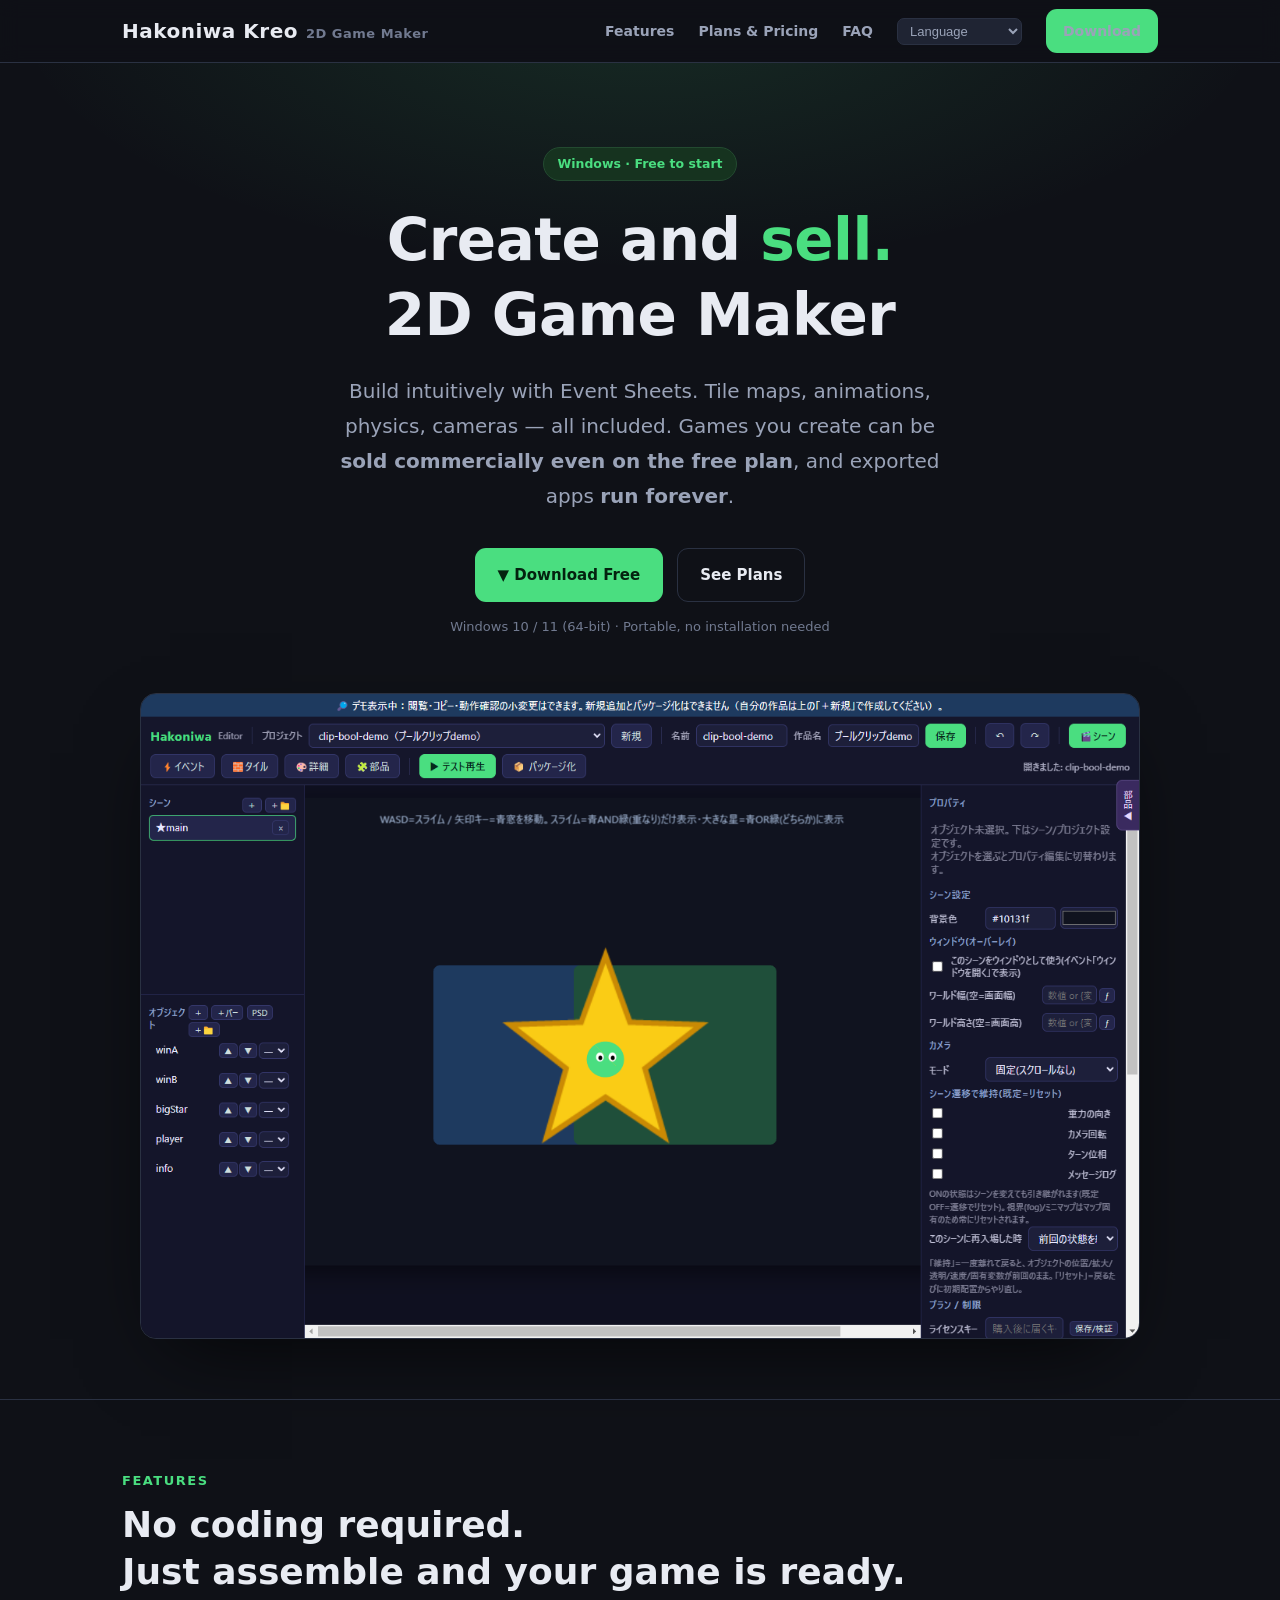
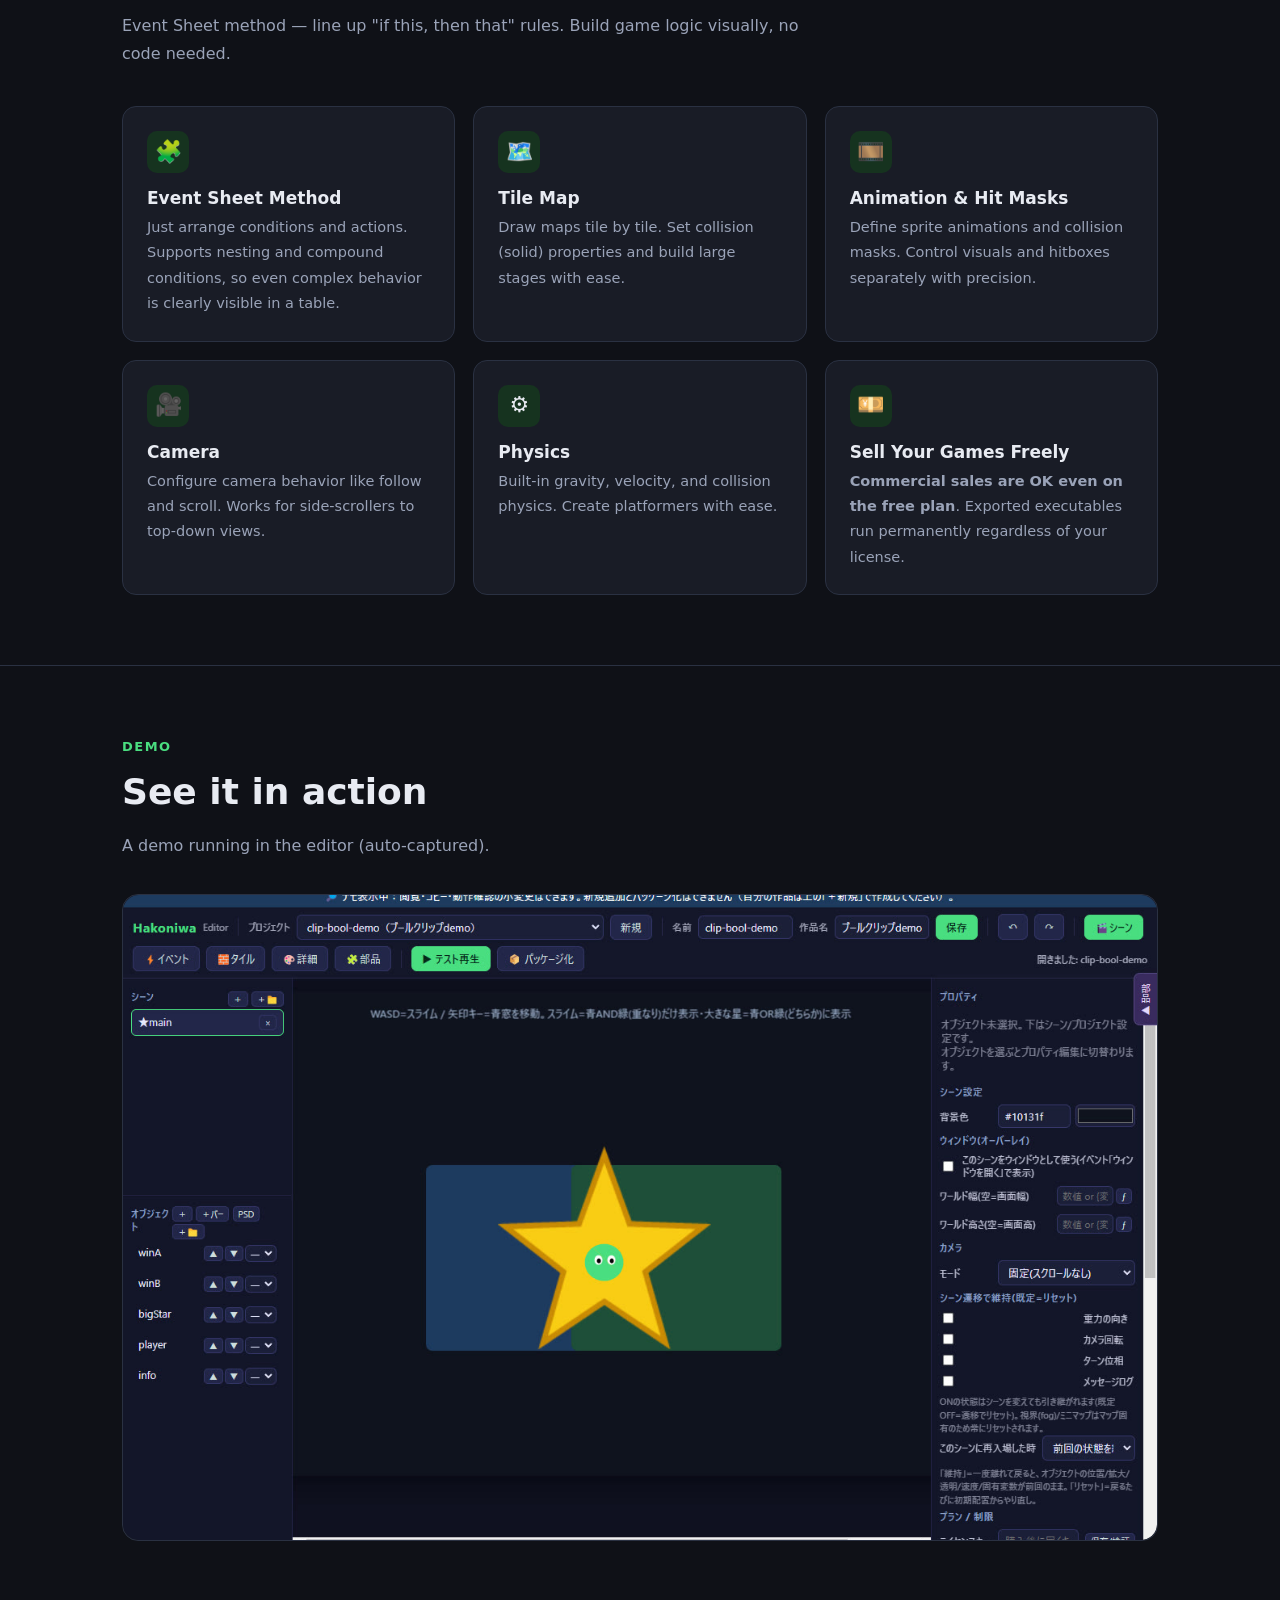
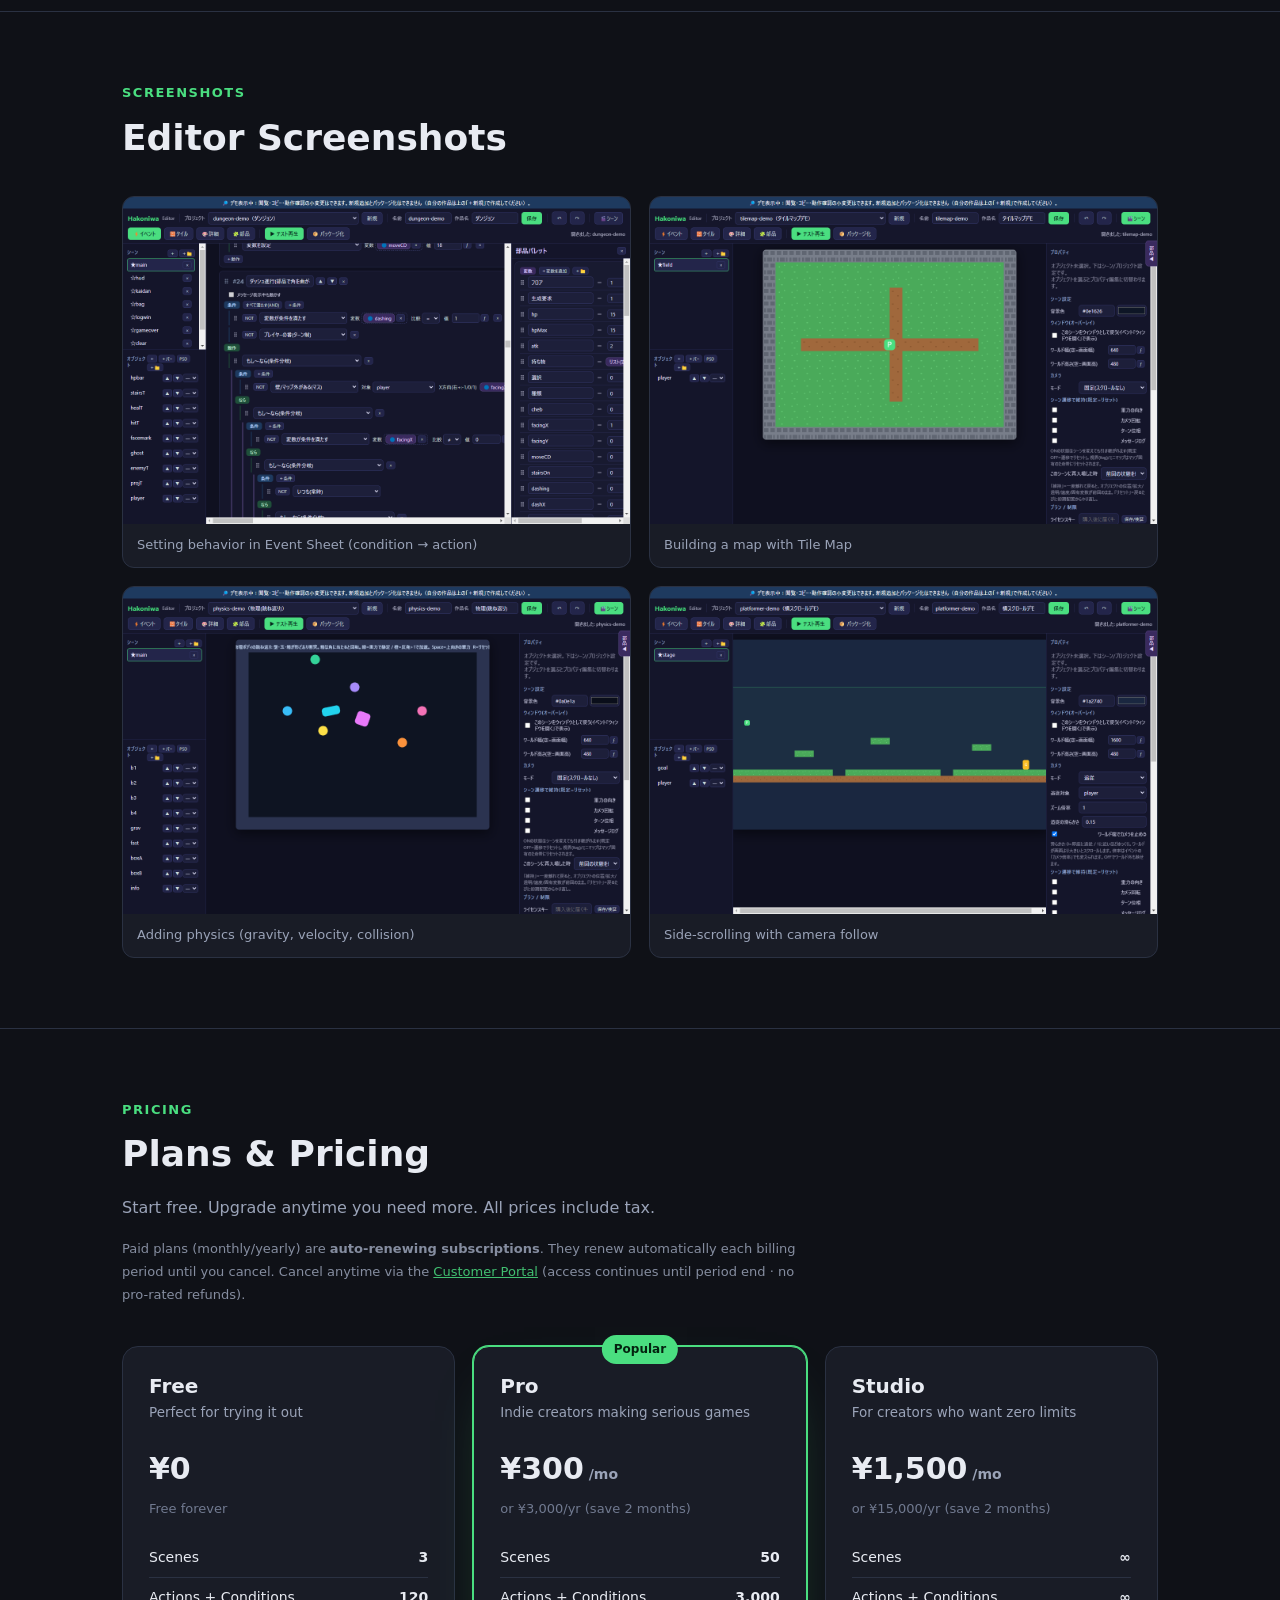
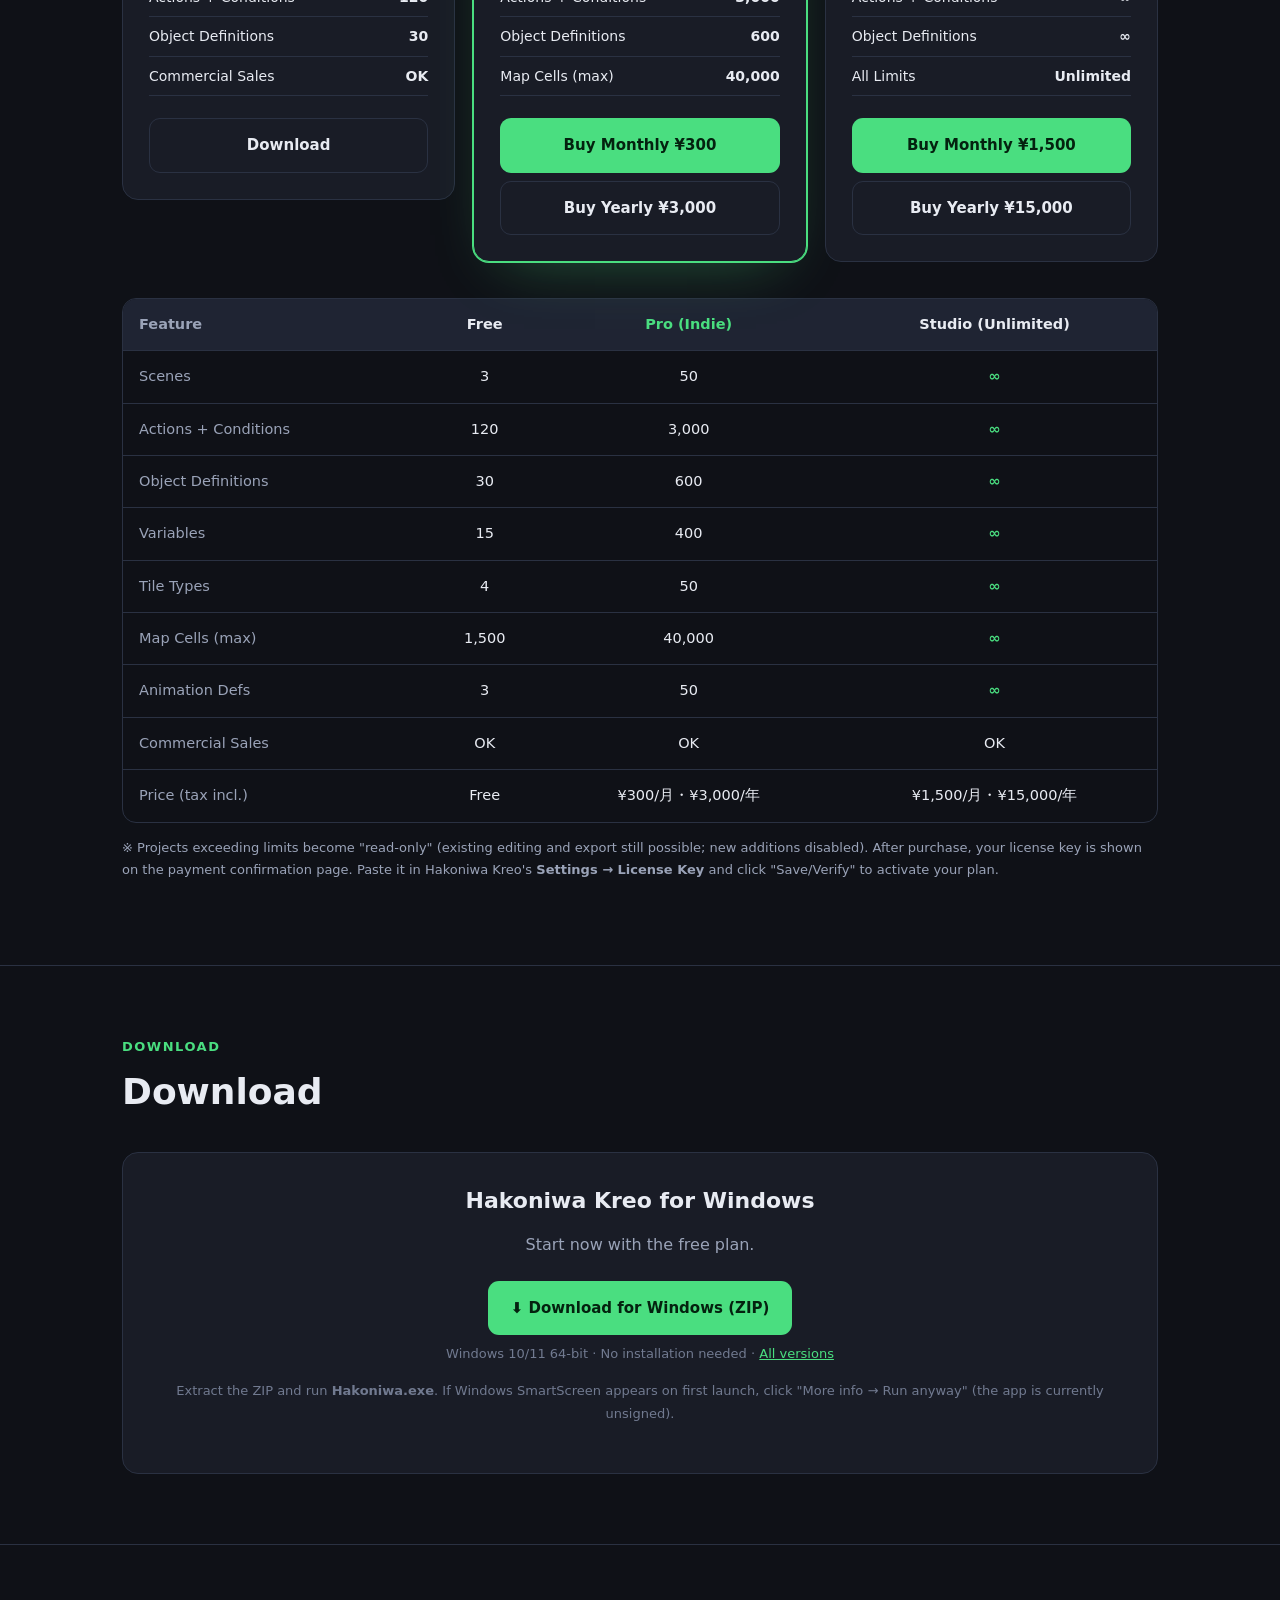
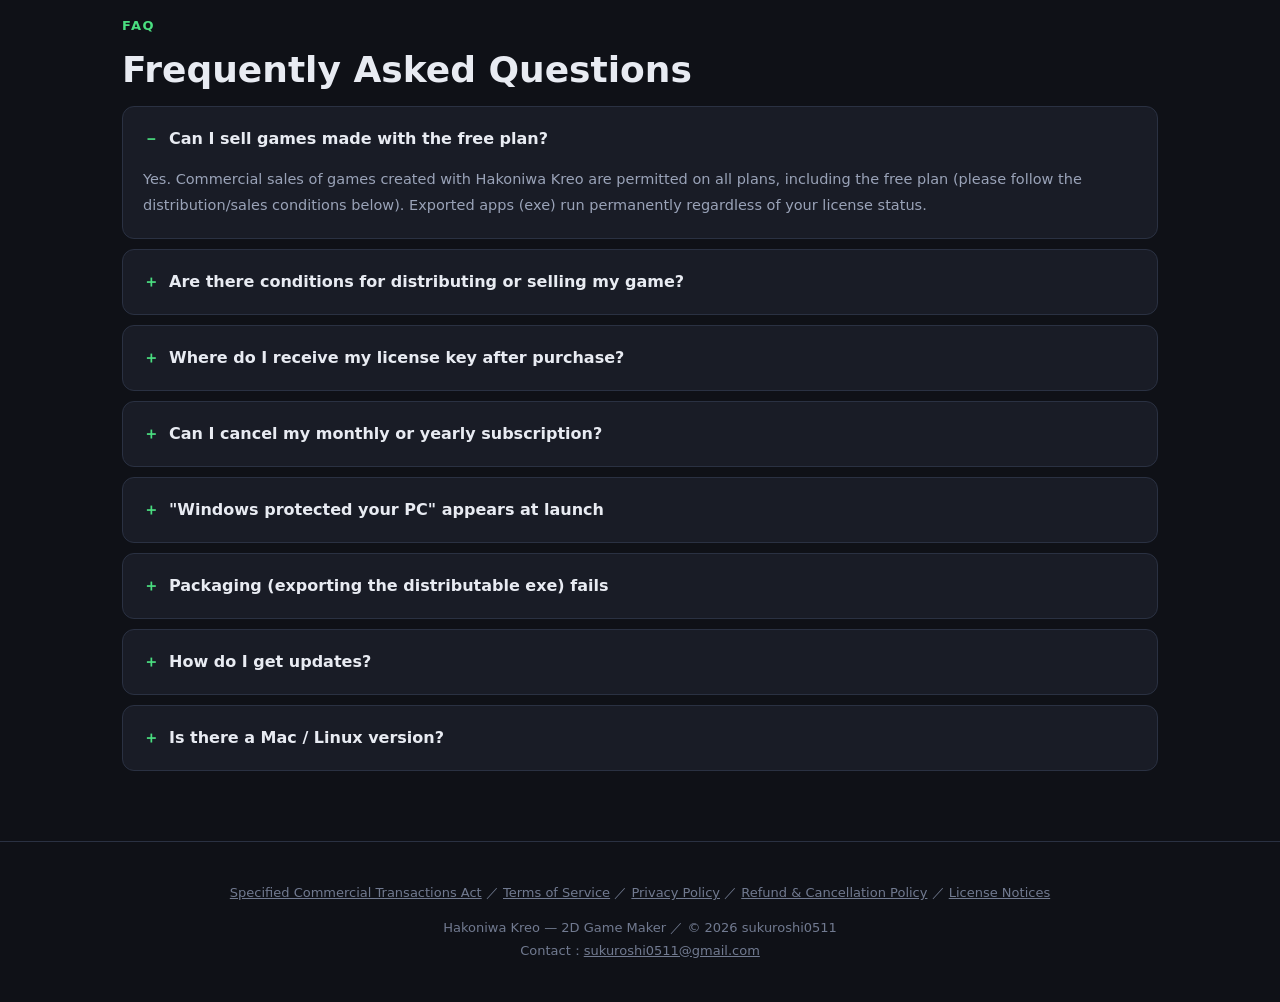
<file: index.html>
<!doctype html>
<html lang="ja">
<head>
<meta charset="utf-8">
<meta name="viewport" content="width=device-width, initial-scale=1">
<title>Hakoniwa Kreo — つくって、売れる。2Dゲーム制作ソフト</title>
<meta name="description" content="Hakoniwa Kreoは、イベントシート方式で直感的に2Dゲームを作れるWindows向け制作ソフト。作った作品は無料プランでも有償販売OK。書き出したexeは恒久動作。">
<meta property="og:title" content="Hakoniwa Kreo — つくって、売れる。2Dゲーム制作ソフト">
<meta property="og:description" content="イベントシート方式で2Dゲームを直感的に。作った作品は無料プランでも販売OK・exeは恒久動作。">
<meta property="og:type" content="website">
<style>
  :root{
    --bg:#0f1117; --bg2:#141826; --panel:#191c26; --panel2:#1f2433;
    --line:#2a3142; --txt:#e8ebf2; --mut:#9aa3b8; --mut2:#717a90;
    --grn:#4ade80; --grn2:#3ddc84; --grnd:#16331f; --blue:#5b8cff;
    --r:14px;
  }
  *{box-sizing:border-box}
  html{scroll-behavior:smooth}
  body{margin:0;background:var(--bg);color:var(--txt);
    font-family:system-ui,"Segoe UI","Hiragino Kaku Gothic ProN",Meiryo,sans-serif;line-height:1.75;-webkit-font-smoothing:antialiased}
  a{color:inherit}
  .wrap{max-width:1080px;margin:0 auto;padding:0 22px}
  h1,h2,h3{line-height:1.3;margin:0}
  .accent{color:var(--grn)}
  .btn{display:inline-flex;align-items:center;gap:8px;padding:13px 22px;border-radius:11px;
    font-weight:700;text-decoration:none;border:1px solid transparent;cursor:pointer;font-size:15px;transition:.15s}
  .btn-primary{background:var(--grn);color:#04220f}
  .btn-primary:hover{background:var(--grn2);transform:translateY(-1px)}
  .btn-ghost{background:transparent;border-color:var(--line);color:var(--txt)}
  .btn-ghost:hover{border-color:var(--grn);color:var(--grn)}
  .muted{color:var(--mut)}

  /* nav */
  header.nav{position:sticky;top:0;z-index:20;background:rgba(15,17,23,.82);backdrop-filter:blur(10px);border-bottom:1px solid var(--line)}
  .nav .wrap{display:flex;align-items:center;justify-content:space-between;height:62px}
  .logo{font-weight:800;font-size:20px;letter-spacing:.5px}
  .logo .sub{color:var(--mut2);font-weight:600;font-size:13px;margin-left:8px}
  .nav nav{display:flex;gap:24px;align-items:center}
  .nav nav a{text-decoration:none;color:var(--mut);font-size:14px;font-weight:600}
  .nav nav a:hover{color:var(--txt)}
  .nav .dl{padding:9px 16px}
  @media(max-width:640px){.nav nav a:not(.dl){display:none}}

  /* lang select */
  #langSelect{background:var(--panel2);color:var(--mut);border:1px solid var(--line);
    border-radius:7px;font-size:13px;padding:4px 8px;cursor:pointer;outline:none}
  #langSelect:hover,#langSelect:focus{border-color:var(--grn);color:var(--txt)}

  /* hero */
  .hero{padding:84px 0 60px;text-align:center;
    background:radial-gradient(900px 380px at 50% -60px,rgba(74,222,128,.13),transparent 70%)}
  .badge{display:inline-block;font-size:12.5px;font-weight:700;color:var(--grn);
    background:var(--grnd);border:1px solid #234a30;padding:5px 13px;border-radius:999px;margin-bottom:22px}
  .hero h1{font-size:clamp(34px,6vw,58px);font-weight:850;letter-spacing:-.5px}
  .hero p.lead{font-size:clamp(16px,2.4vw,20px);color:var(--mut);max-width:640px;margin:20px auto 0}
  .hero .cta{display:flex;gap:14px;justify-content:center;flex-wrap:wrap;margin-top:34px}
  .hero .os{margin-top:14px;font-size:13px;color:var(--mut2)}
  .shot{margin:54px auto 0;max-width:1000px;border-radius:16px;overflow:hidden;
    border:1px solid var(--line);box-shadow:0 30px 80px -30px rgba(0,0,0,.8)}
  .shot img{display:block;width:100%}

  section{padding:70px 0;border-top:1px solid var(--line)}
  .eyebrow{color:var(--grn);font-weight:700;font-size:13px;letter-spacing:1.5px;text-transform:uppercase}
  .sec-title{font-size:clamp(26px,4vw,36px);font-weight:800;margin:10px 0 8px}
  .sec-sub{color:var(--mut);max-width:680px}

  /* features */
  .grid{display:grid;grid-template-columns:repeat(3,1fr);gap:18px;margin-top:38px}
  @media(max-width:860px){.grid{grid-template-columns:repeat(2,1fr)}}
  @media(max-width:560px){.grid{grid-template-columns:1fr}}
  .card{background:var(--panel);border:1px solid var(--line);border-radius:var(--r);padding:24px}
  .card .ic{width:42px;height:42px;border-radius:10px;background:var(--grnd);display:flex;
    align-items:center;justify-content:center;font-size:22px;margin-bottom:14px}
  .card h3{font-size:17px;margin-bottom:6px}
  .card p{color:var(--mut);font-size:14.5px;margin:0}

  /* video */
  .video-frame{margin-top:34px;aspect-ratio:16/9;width:100%;border-radius:16px;border:1px dashed var(--line);
    background:linear-gradient(180deg,var(--bg2),var(--panel));display:flex;flex-direction:column;
    align-items:center;justify-content:center;color:var(--mut2);gap:10px}
  .video-frame .play{width:64px;height:64px;border-radius:50%;background:var(--grnd);border:1px solid #234a30;
    display:flex;align-items:center;justify-content:center;font-size:26px;color:var(--grn)}

  /* shots row */
  .shots2{display:grid;grid-template-columns:1fr 1fr;gap:18px;margin-top:34px}
  @media(max-width:740px){.shots2{grid-template-columns:1fr}}
  .shots2 figure{margin:0;border:1px solid var(--line);border-radius:12px;overflow:hidden;background:var(--panel)}
  .shots2 img{display:block;width:100%}
  .shots2 figcaption{padding:10px 14px;font-size:13px;color:var(--mut)}

  /* pricing */
  .plans{display:grid;grid-template-columns:repeat(3,1fr);gap:18px;margin-top:40px;align-items:start}
  @media(max-width:860px){.plans{grid-template-columns:1fr}}
  .plan{background:var(--panel);border:1px solid var(--line);border-radius:16px;padding:26px;position:relative}
  .plan.feat{border-color:var(--grn);box-shadow:0 0 0 1px var(--grn),0 24px 60px -30px rgba(74,222,128,.4)}
  .plan .tag{position:absolute;top:-12px;left:50%;transform:translateX(-50%);background:var(--grn);color:#04220f;
    font-size:12px;font-weight:800;padding:4px 12px;border-radius:999px}
  .plan h3{font-size:20px}
  .plan .who{color:var(--mut);font-size:13.5px;margin-top:2px}
  .plan .price{margin:18px 0 2px;font-size:30px;font-weight:850}
  .plan .price small{font-size:14px;font-weight:600;color:var(--mut)}
  .plan .alt{font-size:13px;color:var(--mut2)}
  .plan ul{list-style:none;padding:0;margin:18px 0 22px;font-size:14px}
  .plan li{padding:7px 0;border-bottom:1px solid var(--line);display:flex;justify-content:space-between;gap:10px}
  .plan li span:last-child{color:var(--txt);font-weight:700}
  .plan .buy{display:flex;flex-direction:column;gap:8px}
  .plan .buy a{justify-content:center;width:100%}

  /* compare table */
  .tablewrap{margin-top:36px;overflow-x:auto;border:1px solid var(--line);border-radius:14px}
  table{border-collapse:collapse;width:100%;min-width:520px;font-size:14.5px}
  th,td{padding:13px 16px;text-align:center;border-bottom:1px solid var(--line)}
  th:first-child,td:first-child{text-align:left;color:var(--mut)}
  thead th{background:var(--panel2);font-weight:800}
  thead th.pro{color:var(--grn)}
  tbody tr:last-child td{border-bottom:0}
  .inf{color:var(--grn);font-weight:800}

  /* download */
  .dlbox{margin-top:36px;background:var(--panel);border:1px solid var(--line);border-radius:16px;
    padding:34px;text-align:center}
  .dlbox h3{font-size:22px}
  .dlbox .meta{color:var(--mut2);font-size:13px;margin-top:8px}

  /* faq */
  details{background:var(--panel);border:1px solid var(--line);border-radius:12px;padding:4px 20px;margin-top:12px}
  details+details{margin-top:10px}
  summary{cursor:pointer;font-weight:700;padding:14px 0;list-style:none}
  summary::-webkit-details-marker{display:none}
  summary::before{content:"＋";color:var(--grn);font-weight:800;margin-right:10px}
  details[open] summary::before{content:"－"}
  details p{color:var(--mut);margin:0 0 16px;font-size:14.5px}

  footer{border-top:1px solid var(--line);padding:40px 0;color:var(--mut2);font-size:13px;text-align:center}
</style>
</head>
<body>

<header class="nav">
  <div class="wrap">
    <div class="logo">Hakoniwa Kreo<span class="sub">2D Game Maker</span></div>
    <nav>
      <a href="#features" data-i18n="nav.features">特徴</a>
      <a href="#plans" data-i18n="nav.plans">プラン・料金</a>
      <a href="#faq" data-i18n="nav.faq">FAQ</a>
      <select id="langSelect" aria-label="Language"></select>
      <a class="btn btn-primary dl" href="#download" data-i18n="nav.download">ダウンロード</a>
    </nav>
  </div>
</header>

<!-- HERO -->
<div class="hero">
  <div class="wrap">
    <span class="badge" data-i18n="hero.badge">Windows 版・無料で始められる</span>
    <h1 data-i18n="hero.h1">つくって、<span class="accent">売れる。</span><br>2Dゲーム制作ソフト</h1>
    <p class="lead" data-i18n="hero.lead">イベントシートで直感的に。タイルマップ・アニメ・物理・カメラまで。
      作った作品は<b>無料プランでも有償販売OK</b>、書き出したアプリは<b>恒久的に動作</b>します。</p>
    <div class="cta">
      <a class="btn btn-primary" href="#download" data-i18n="hero.btn.download">▼ 無料でダウンロード</a>
      <a class="btn btn-ghost" href="#plans" data-i18n="hero.btn.plans">プランを見る</a>
    </div>
    <div class="os" data-i18n="hero.os">Windows 10 / 11（64bit）・インストール不要のポータブル版</div>
    <div class="shot"><img src="screenshots/editor-clipbool.png" alt="Hakoniwa Kreo エディタ画面（ブールクリップで星型の窓に切り抜く演出を編集）"></div>
  </div>
</div>

<!-- FEATURES -->
<section id="features">
  <div class="wrap">
    <div class="eyebrow">Features</div>
    <h2 class="sec-title" data-i18n="feat.title">プログラミング不要。<br class="sp">組み立てるだけでゲームになる。</h2>
    <p class="sec-sub" data-i18n="feat.sub">「もし◯◯なら△△する」をならべるイベントシート方式。コードを書かずにロジックを組めます。</p>
    <div class="grid">
      <div class="card"><div class="ic">🧩</div><h3 data-i18n="feat.eventsheet.title">イベントシート方式</h3><p data-i18n="feat.eventsheet.desc">条件とアクションを並べるだけ。入れ子・複合条件にも対応し、複雑な挙動も表で明示できます。</p></div>
      <div class="card"><div class="ic">🗺️</div><h3 data-i18n="feat.tilemap.title">タイルマップ</h3><p data-i18n="feat.tilemap.desc">マップをタイルで手描き。当たり判定（ソリッド）も設定でき、広いステージも作れます。</p></div>
      <div class="card"><div class="ic">🎞️</div><h3 data-i18n="feat.anim.title">アニメ・判定マスク</h3><p data-i18n="feat.anim.desc">スプライトアニメと当たり判定マスクを定義。見た目と判定を別々に正確にコントロール。</p></div>
      <div class="card"><div class="ic">🎥</div><h3 data-i18n="feat.camera.title">カメラ</h3><p data-i18n="feat.camera.desc">追従・スクロールなどカメラ挙動を設定。横スクロールから見下ろし型まで。</p></div>
      <div class="card"><div class="ic">⚙️</div><h3 data-i18n="feat.physics.title">物理</h3><p data-i18n="feat.physics.desc">重力・速度・衝突などの物理挙動を組み込み。プラットフォーマーも手軽に。</p></div>
      <div class="card"><div class="ic">💴</div><h3 data-i18n="feat.sell.title">作品の販売は自由</h3><p data-i18n="feat.sell.desc"><b>無料プランで作った作品でも有償販売OK</b>。書き出したexeはライセンスに関係なく恒久動作します。</p></div>
    </div>
  </div>
</section>

<!-- VIDEO -->
<section id="video">
  <div class="wrap">
    <div class="eyebrow">Demo</div>
    <h2 class="sec-title" data-i18n="video.title">動かしているところを見る</h2>
    <p class="sec-sub" data-i18n="video.sub">エディタで実際にデモを開いている様子です（自動キャプチャ）。</p>
    <div class="video-frame" style="padding:0;border-style:solid;aspect-ratio:1280/800;overflow:hidden">
      <video src="media/editor-demo.mp4" poster="media/editor-demo-poster.jpg"
        autoplay muted loop playsinline preload="metadata"
        style="width:100%;height:100%;object-fit:cover;border-radius:16px"></video>
    </div>
  </div>
</section>

<!-- SCREENSHOTS -->
<section id="shots">
  <div class="wrap">
    <div class="eyebrow">Screenshots</div>
    <h2 class="sec-title" data-i18n="shots.title">エディタ画面</h2>
    <div class="shots2">
      <figure><img src="screenshots/editor-events.png" alt="イベントシートで挙動を設定している画面"><figcaption data-i18n="shots.cap1">イベントシートで挙動を設定（条件→動作）</figcaption></figure>
      <figure><img src="screenshots/editor-tilemap.png" alt="タイルマップでフィールドを作成中のエディタ"><figcaption data-i18n="shots.cap2">タイルマップでマップを作成</figcaption></figure>
      <figure><img src="screenshots/editor-physics.png" alt="物理デモ（跳ね返るボールと箱）を編集している画面"><figcaption data-i18n="shots.cap3">物理（重力・速度・衝突）を組み込み</figcaption></figure>
      <figure><img src="screenshots/editor-platformer.png" alt="横スクロールのプラットフォーマーを編集している画面"><figcaption data-i18n="shots.cap4">カメラ追従で横スクロールも</figcaption></figure>
    </div>
  </div>
</section>

<!-- PLANS -->
<section id="plans">
  <div class="wrap">
    <div class="eyebrow">Pricing</div>
    <h2 class="sec-title" data-i18n="plan.title">プランと料金</h2>
    <p class="sec-sub" data-i18n="plan.sub">まずは無料で。物足りなくなったらいつでもアップグレード。料金はすべて税込です。</p>
    <p class="sec-sub" style="font-size:13px;opacity:.85" data-i18n="plan.sub2">有料プラン（月額・年額）は<b>自動更新のサブスクリプション</b>です。解約しない限り、各請求期間ごとに自動で更新・課金されます。解約は<a href="https://billing.stripe.com/p/login/4gM6oI14B7f0bZNc3OgEg00" style="color:var(--grn)">カスタマーポータル</a>からいつでも可能です（解約後も期間終了まで利用可・日割り返金なし）。</p>

    <div class="plans">
      <!-- FREE -->
      <div class="plan">
        <h3>Free</h3>
        <div class="who" data-i18n="plan.free.who">まずは試したい人に</div>
        <div class="price">¥0</div>
        <div class="alt" data-i18n="plan.free.alt">ずっと無料</div>
        <ul>
          <li><span data-i18n="plan.row.scenes">シーン</span><span>3</span></li>
          <li><span data-i18n="plan.row.actions">アクション+条件</span><span>120</span></li>
          <li><span data-i18n="plan.row.objects">オブジェクト定義</span><span>30</span></li>
          <li><span data-i18n="plan.row.sell">作品の有償販売</span><span>OK</span></li>
        </ul>
        <div class="buy"><a class="btn btn-ghost" href="#download" data-i18n="plan.free.btn">ダウンロード</a></div>
      </div>

      <!-- PRO -->
      <div class="plan feat">
        <div class="tag" data-i18n="plan.pro.tag">人気</div>
        <h3>Pro</h3>
        <div class="who" data-i18n="plan.pro.who">本格的に作る同人クリエイター</div>
        <div class="price">¥300<small data-i18n="plan.per.month"> /月</small></div>
        <div class="alt" data-i18n="plan.pro.alt">または ¥3,000 /年（2か月分お得）</div>
        <ul>
          <li><span data-i18n="plan.row.scenes">シーン</span><span>50</span></li>
          <li><span data-i18n="plan.row.actions">アクション+条件</span><span>3,000</span></li>
          <li><span data-i18n="plan.row.objects">オブジェクト定義</span><span>600</span></li>
          <li><span data-i18n="plan.row.mapcells">マップセル（最大）</span><span>40,000</span></li>
        </ul>
        <div class="buy">
          <a class="btn btn-primary" href="https://buy.stripe.com/4gM6oI14B7f0bZNc3OgEg00" data-i18n="plan.pro.btn.month">月額 ¥300 で購入</a>
          <a class="btn btn-ghost" href="https://buy.stripe.com/14AcN65kReHs3th4BmgEg01" data-i18n="plan.pro.btn.year">年額 ¥3,000 で購入</a>
        </div>
      </div>

      <!-- STUDIO -->
      <div class="plan">
        <h3>Studio</h3>
        <div class="who" data-i18n="plan.studio.who">制限なしで作り込みたい人に</div>
        <div class="price">¥1,500<small data-i18n="plan.per.month"> /月</small></div>
        <div class="alt" data-i18n="plan.studio.alt">または ¥15,000 /年（2か月分お得）</div>
        <ul>
          <li><span data-i18n="plan.row.scenes">シーン</span><span class="inf">∞</span></li>
          <li><span data-i18n="plan.row.actions">アクション+条件</span><span class="inf">∞</span></li>
          <li><span data-i18n="plan.row.objects">オブジェクト定義</span><span class="inf">∞</span></li>
          <li><span data-i18n="plan.row.alllimits">すべての上限</span><span class="inf" data-i18n="plan.row.unlimited">無制限</span></li>
        </ul>
        <div class="buy">
          <a class="btn btn-primary" href="https://buy.stripe.com/bJeeVe14BczkfbZ5FqgEg02" data-i18n="plan.studio.btn.month">月額 ¥1,500 で購入</a>
          <a class="btn btn-ghost" href="https://buy.stripe.com/8x23cw3cJarce7V7NygEg03" data-i18n="plan.studio.btn.year">年額 ¥15,000 で購入</a>
        </div>
      </div>
    </div>

    <!-- COMPARE TABLE -->
    <div class="tablewrap">
      <table>
        <thead>
          <tr>
            <th data-i18n="tbl.col.item">項目</th>
            <th>Free</th>
            <th class="pro" data-i18n="tbl.col.pro">Pro（同人）</th>
            <th data-i18n="tbl.col.studio">Studio（無制限）</th>
          </tr>
        </thead>
        <tbody>
          <tr><td data-i18n="plan.row.scenes">シーン</td><td>3</td><td>50</td><td class="inf">∞</td></tr>
          <tr><td data-i18n="plan.row.actions">アクション+条件</td><td>120</td><td>3,000</td><td class="inf">∞</td></tr>
          <tr><td data-i18n="plan.row.objects">オブジェクト定義</td><td>30</td><td>600</td><td class="inf">∞</td></tr>
          <tr><td data-i18n="tbl.row.vars">変数</td><td>15</td><td>400</td><td class="inf">∞</td></tr>
          <tr><td data-i18n="tbl.row.tiletypes">タイル種類</td><td>4</td><td>50</td><td class="inf">∞</td></tr>
          <tr><td data-i18n="plan.row.mapcells">マップセル（最大）</td><td>1,500</td><td>40,000</td><td class="inf">∞</td></tr>
          <tr><td data-i18n="tbl.row.animdefs">アニメ定義</td><td>3</td><td>50</td><td class="inf">∞</td></tr>
          <tr><td data-i18n="plan.row.sell">作品の有償販売</td><td>OK</td><td>OK</td><td>OK</td></tr>
          <tr><td data-i18n="tbl.row.price">料金（税込）</td><td data-i18n="tbl.row.price.free">無料</td><td>¥300/月・¥3,000/年</td><td>¥1,500/月・¥15,000/年</td></tr>
        </tbody>
      </table>
    </div>
    <p class="muted" style="font-size:13px;margin-top:14px" data-i18n="plan.note">
      ※ 上限を超えたプロジェクトは「読み取り専用」になります（既存の編集・書き出しは可能、新規追加が不可）。
      購入後の決済完了ページにライセンスキーが表示されます。Hakoniwa Kreo の<b>設定 → ライセンスキー</b>に貼り付けて「保存/検証」でプランが有効化されます。
    </p>
  </div>
</section>

<!-- DOWNLOAD -->
<section id="download">
  <div class="wrap">
    <div class="eyebrow">Download</div>
    <h2 class="sec-title" data-i18n="dl.title">ダウンロード</h2>
    <div class="dlbox">
      <h3 data-i18n="dl.box.h3">Hakoniwa Kreo for Windows</h3>
      <p class="muted" data-i18n="dl.box.sub">無料プランで今すぐ始められます。</p>
      <p style="margin:22px 0 6px">
        <a class="btn btn-primary" href="https://github.com/sukuroshi0511/hakoniwa/releases/latest/download/Hakoniwa-Windows-x64.zip" data-i18n="dl.btn">⬇ Windows 版をダウンロード（ZIP）</a>
      </p>
      <p class="meta" data-i18n="dl.meta1">Windows 10/11 64bit ・ インストール不要 ・
        <a href="https://github.com/sukuroshi0511/hakoniwa/releases/latest" style="color:var(--grn)">すべてのバージョン</a></p>
      <p class="meta" style="margin-top:14px" data-i18n="dl.meta2">ZIPを展開して <b>Hakoniwa.exe</b> を実行してください。
        初回起動時に Windows の SmartScreen 警告が出る場合は「詳細情報 → 実行」で起動できます（現在アプリは未署名のためです）。</p>
    </div>
  </div>
</section>

<!-- FAQ -->
<section id="faq">
  <div class="wrap">
    <div class="eyebrow">FAQ</div>
    <h2 class="sec-title" data-i18n="faq.title">よくある質問</h2>

    <details open>
      <summary data-i18n="faq.sell.q">無料プランで作ったゲームを販売してもいいですか？</summary>
      <p data-i18n="faq.sell.a">はい。無料プランを含め、Hakoniwa Kreo で作った作品の有償販売を許可しています（下記の「配布・販売の条件」をお守りください）。書き出したアプリ（exe）はライセンスの有無に関わらず恒久的に動作します。</p>
    </details>
    <details>
      <summary data-i18n="faq.terms.q">作品を配布・販売するときの条件はありますか？</summary>
      <p data-i18n="faq.terms.a1">以下を守っていただければ、無料・有料を問わず自由に配布・販売できます。</p>
      <ul style="margin:8px 0 0;padding-left:1.2em;line-height:1.9" data-i18n="faq.terms.alist">
        <li><b>制作ソフトとして「Hakoniwa Kreo」を明記</b>してください。作品の紹介ページ・説明文・スタッフロール・README などに「制作：Hakoniwa Kreo」または「Powered by Hakoniwa Kreo」と表記します。</li>
        <li>書き出した作品は<b>起動時に Hakoniwa Kreo のロゴ（スプラッシュ）が約1.5秒表示</b>されます（既定でON。プロジェクト設定でOFFにできますが、その場合も上記のクレジット表記は必須です）。</li>
        <li>配布・販売してよいのは<b>あなたが作った作品（書き出した exe）</b>です。<b>Hakoniwa Kreo 本体（エディタ／エンジン）そのものの再配布・転売・改変配布は不可</b>です。</li>
        <li>法令・公序良俗に反する内容や、第三者の権利を侵害する内容の配布はできません。</li>
      </ul>
    </details>
    <details>
      <summary data-i18n="faq.license.q">購入後、ライセンスキーはどこで受け取れますか？</summary>
      <p data-i18n="faq.license.a">購入（決済）完了後に表示されるページにライセンスキーが表示されます。そのページはブックマークで再表示できます。キーは Hakoniwa Kreo の「設定 → ライセンスキー」に貼り付け、「保存/検証」を押すとプランが有効になります。</p>
    </details>
    <details>
      <summary data-i18n="faq.cancel.q">月額と年額、解約はできますか？</summary>
      <p data-i18n="faq.cancel.a"><a href="https://billing.stripe.com/p/login/4gM6oI14B7f0bZNc3OgEg00">カスタマーポータル</a>からいつでもご自身で解約できます。解約後も当該請求期間の終了までは有料プランを利用でき、その後は無料プランの上限に戻ります（上限を超えたプロジェクトも閲覧・書き出しは可能で、新規追加のみ不可）。日割りでの返金はありません。</p>
    </details>
    <details>
      <summary data-i18n="faq.smartscreen.q">起動時に「WindowsによってPCが保護されました」と出ます</summary>
      <p data-i18n="faq.smartscreen.a">アプリが現在コード署名されていないために表示される警告です。「詳細情報」→「実行」で起動できます。署名対応は今後予定しています。</p>
    </details>
    <details>
      <summary data-i18n="faq.export.q">パッケージ化（配布用 exe の書き出し）に失敗します</summary>
      <p data-i18n="faq.export.a">Windows の「制御されたフォルダーアクセス」やお使いのセキュリティソフトが、書き出し中のファイル操作をブロックしている場合があります。<b>Windows セキュリティ →「ウイルスと脅威の防止」→「ランサムウェアの防止」→「制御されたフォルダーアクセス」</b>で Hakoniwa Kreo を許可（「許可されたアプリ」に追加）するか、一時的にオフにしてから再度お試しください。アンチウイルスの常駐スキャンが一時的にファイルをロックして失敗することもあるため、その場合は少し待って再実行すると通ることがあります。</p>
    </details>
    <details>
      <summary data-i18n="faq.update.q">アップデートはどうやって入手しますか？</summary>
      <p data-i18n="faq.update.a">新しいバージョンはこのページの「ダウンロード」から最新版を再取得してください（ZIPを展開して差し替え）。セーブデータは別の場所に保存されるため、差し替えても消えません。将来的にアプリ内からの自動更新に対応予定です。</p>
    </details>
    <details>
      <summary data-i18n="faq.mac.q">Mac / Linux 版はありますか？</summary>
      <p data-i18n="faq.mac.a">現在は Windows（64bit）版のみです。</p>
    </details>
  </div>
</section>

<footer>
  <div class="wrap">
    <div style="margin-bottom:12px">
      <a href="legal/tokushoho.html" data-i18n="footer.tokushoho">特定商取引法に基づく表記</a> ／
      <a href="legal/terms.html" data-i18n="footer.terms">利用規約</a> ／
      <a href="legal/privacy.html" data-i18n="footer.privacy">プライバシーポリシー</a> ／
      <a href="legal/refund.html" data-i18n="footer.refund">返金・キャンセルポリシー</a> ／
      <a href="legal/licenses.html" data-i18n="footer.licenses">ライセンス表記</a>
    </div>
    Hakoniwa Kreo — 2D Game Maker ／ © 2026 sukuroshi0511<br>
    <span data-i18n="footer.contact">お問い合わせ</span>：<a href="mailto:sukuroshi0511@gmail.com">sukuroshi0511@gmail.com</a>
  </div>
</footer>

<script src="site-i18n.js"></script>
</body>
</html>
</file>
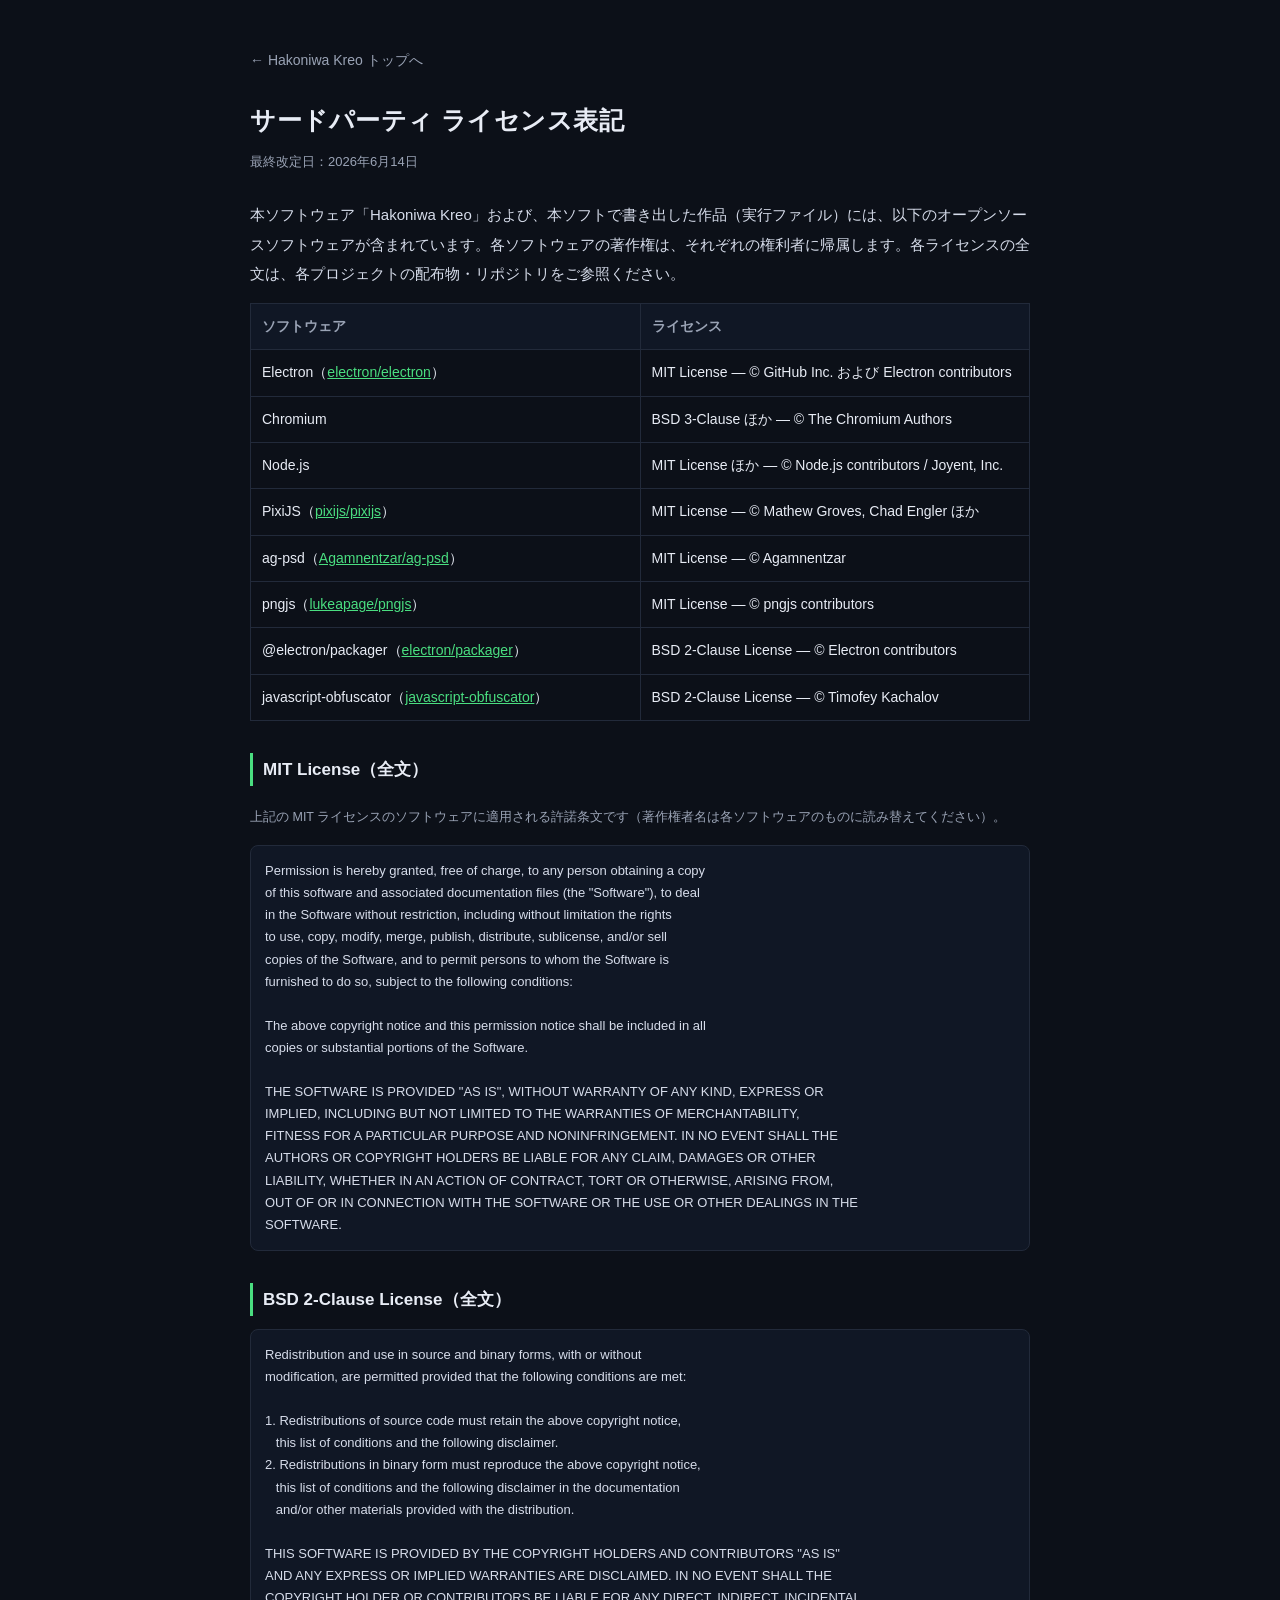
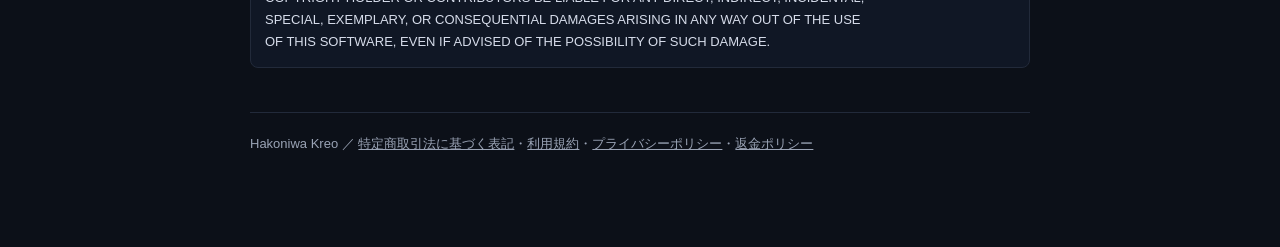
<file: legal/licenses.html>
<!doctype html>
<html lang="ja">
<head>
<meta charset="utf-8">
<meta name="viewport" content="width=device-width, initial-scale=1">
<meta name="robots" content="noindex">
<title>サードパーティ ライセンス — Hakoniwa Kreo</title>
<link rel="stylesheet" href="legal.css">
</head>
<body>
<div class="wrap">
  <a class="back" href="../index.html">← Hakoniwa Kreo トップへ</a>
  <h1>サードパーティ ライセンス表記</h1>
  <p class="upd">最終改定日：2026年6月14日</p>

  <p>本ソフトウェア「Hakoniwa Kreo」および、本ソフトで書き出した作品（実行ファイル）には、以下のオープンソースソフトウェアが含まれています。各ソフトウェアの著作権は、それぞれの権利者に帰属します。各ライセンスの全文は、各プロジェクトの配布物・リポジトリをご参照ください。</p>

  <table>
    <tr><th>ソフトウェア</th><th>ライセンス</th></tr>
    <tr><td>Electron（<a href="https://github.com/electron/electron">electron/electron</a>）</td><td>MIT License — © GitHub Inc. および Electron contributors</td></tr>
    <tr><td>Chromium</td><td>BSD 3-Clause ほか — © The Chromium Authors</td></tr>
    <tr><td>Node.js</td><td>MIT License ほか — © Node.js contributors / Joyent, Inc.</td></tr>
    <tr><td>PixiJS（<a href="https://github.com/pixijs/pixijs">pixijs/pixijs</a>）</td><td>MIT License — © Mathew Groves, Chad Engler ほか</td></tr>
    <tr><td>ag-psd（<a href="https://github.com/Agamnentzar/ag-psd">Agamnentzar/ag-psd</a>）</td><td>MIT License — © Agamnentzar</td></tr>
    <tr><td>pngjs（<a href="https://github.com/lukeapage/pngjs">lukeapage/pngjs</a>）</td><td>MIT License — © pngjs contributors</td></tr>
    <tr><td>@electron/packager（<a href="https://github.com/electron/packager">electron/packager</a>）</td><td>BSD 2-Clause License — © Electron contributors</td></tr>
    <tr><td>javascript-obfuscator（<a href="https://github.com/javascript-obfuscator/javascript-obfuscator">javascript-obfuscator</a>）</td><td>BSD 2-Clause License — © Timofey Kachalov</td></tr>
  </table>

  <h2>MIT License（全文）</h2>
  <p><small>上記の MIT ライセンスのソフトウェアに適用される許諾条文です（著作権者名は各ソフトウェアのものに読み替えてください）。</small></p>
  <p style="white-space:pre-wrap;background:#101725;border:1px solid var(--line);border-radius:8px;padding:14px;font-size:13px;line-height:1.7">Permission is hereby granted, free of charge, to any person obtaining a copy
of this software and associated documentation files (the "Software"), to deal
in the Software without restriction, including without limitation the rights
to use, copy, modify, merge, publish, distribute, sublicense, and/or sell
copies of the Software, and to permit persons to whom the Software is
furnished to do so, subject to the following conditions:

The above copyright notice and this permission notice shall be included in all
copies or substantial portions of the Software.

THE SOFTWARE IS PROVIDED "AS IS", WITHOUT WARRANTY OF ANY KIND, EXPRESS OR
IMPLIED, INCLUDING BUT NOT LIMITED TO THE WARRANTIES OF MERCHANTABILITY,
FITNESS FOR A PARTICULAR PURPOSE AND NONINFRINGEMENT. IN NO EVENT SHALL THE
AUTHORS OR COPYRIGHT HOLDERS BE LIABLE FOR ANY CLAIM, DAMAGES OR OTHER
LIABILITY, WHETHER IN AN ACTION OF CONTRACT, TORT OR OTHERWISE, ARISING FROM,
OUT OF OR IN CONNECTION WITH THE SOFTWARE OR THE USE OR OTHER DEALINGS IN THE
SOFTWARE.</p>

  <h2>BSD 2-Clause License（全文）</h2>
  <p style="white-space:pre-wrap;background:#101725;border:1px solid var(--line);border-radius:8px;padding:14px;font-size:13px;line-height:1.7">Redistribution and use in source and binary forms, with or without
modification, are permitted provided that the following conditions are met:

1. Redistributions of source code must retain the above copyright notice,
   this list of conditions and the following disclaimer.
2. Redistributions in binary form must reproduce the above copyright notice,
   this list of conditions and the following disclaimer in the documentation
   and/or other materials provided with the distribution.

THIS SOFTWARE IS PROVIDED BY THE COPYRIGHT HOLDERS AND CONTRIBUTORS "AS IS"
AND ANY EXPRESS OR IMPLIED WARRANTIES ARE DISCLAIMED. IN NO EVENT SHALL THE
COPYRIGHT HOLDER OR CONTRIBUTORS BE LIABLE FOR ANY DIRECT, INDIRECT, INCIDENTAL,
SPECIAL, EXEMPLARY, OR CONSEQUENTIAL DAMAGES ARISING IN ANY WAY OUT OF THE USE
OF THIS SOFTWARE, EVEN IF ADVISED OF THE POSSIBILITY OF SUCH DAMAGE.</p>

  <footer>
    Hakoniwa Kreo ／ <a href="tokushoho.html">特定商取引法に基づく表記</a>・<a href="terms.html">利用規約</a>・<a href="privacy.html">プライバシーポリシー</a>・<a href="refund.html">返金ポリシー</a>
  </footer>
</div>
</body>
</html>
</file>
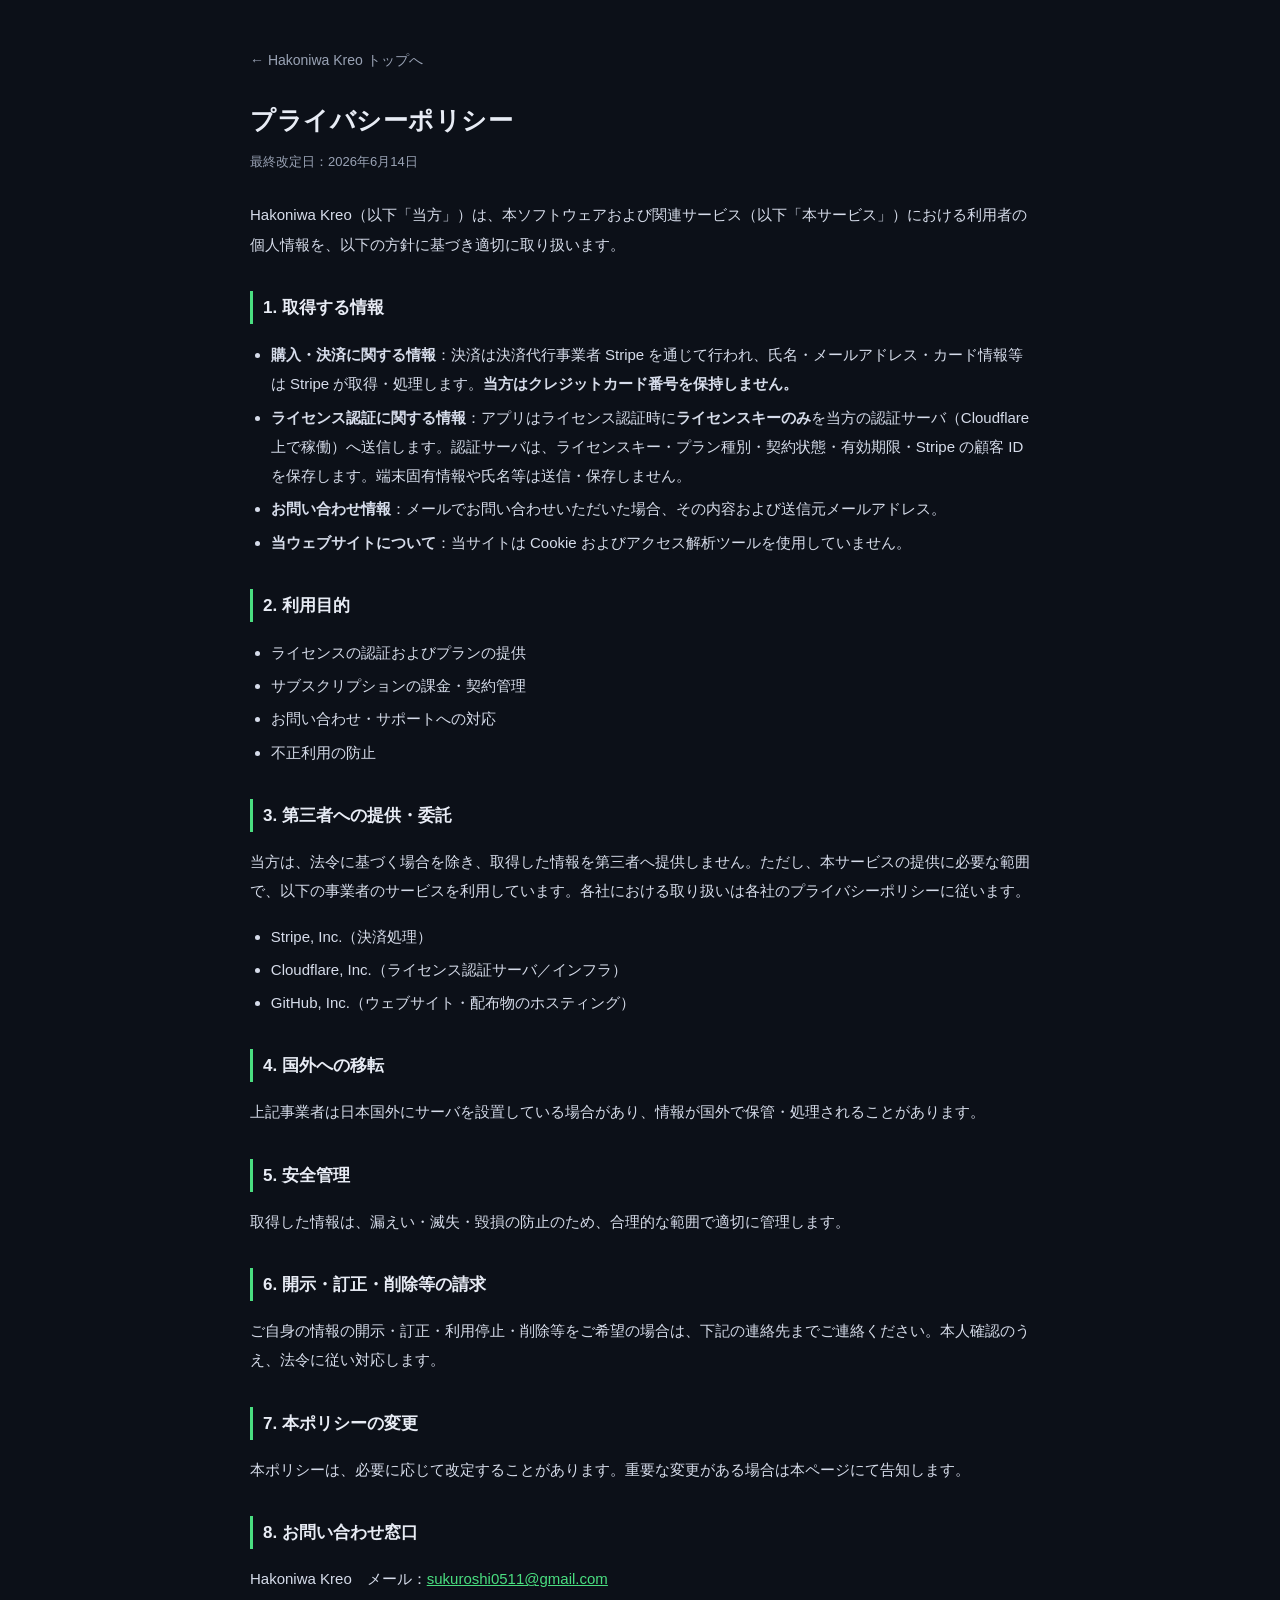
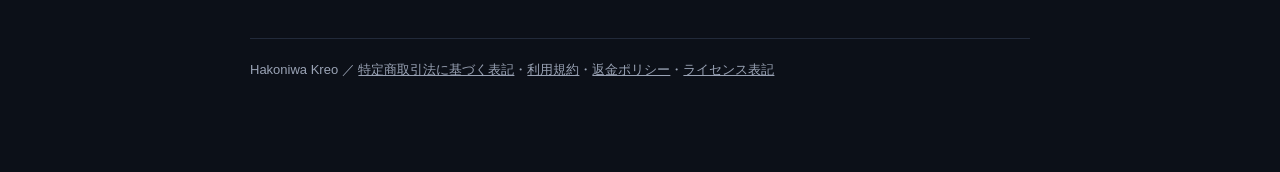
<file: legal/privacy.html>
<!doctype html>
<html lang="ja">
<head>
<meta charset="utf-8">
<meta name="viewport" content="width=device-width, initial-scale=1">
<meta name="robots" content="noindex">
<title>プライバシーポリシー — Hakoniwa Kreo</title>
<link rel="stylesheet" href="legal.css">
</head>
<body>
<div class="wrap">
  <a class="back" href="../index.html">← Hakoniwa Kreo トップへ</a>
  <h1>プライバシーポリシー</h1>
  <p class="upd">最終改定日：2026年6月14日</p>

  <p>Hakoniwa Kreo（以下「当方」）は、本ソフトウェアおよび関連サービス（以下「本サービス」）における利用者の個人情報を、以下の方針に基づき適切に取り扱います。</p>

  <h2>1. 取得する情報</h2>
  <ul>
    <li><b>購入・決済に関する情報</b>：決済は決済代行事業者 Stripe を通じて行われ、氏名・メールアドレス・カード情報等は Stripe が取得・処理します。<b>当方はクレジットカード番号を保持しません。</b></li>
    <li><b>ライセンス認証に関する情報</b>：アプリはライセンス認証時に<b>ライセンスキーのみ</b>を当方の認証サーバ（Cloudflare 上で稼働）へ送信します。認証サーバは、ライセンスキー・プラン種別・契約状態・有効期限・Stripe の顧客 ID を保存します。端末固有情報や氏名等は送信・保存しません。</li>
    <li><b>お問い合わせ情報</b>：メールでお問い合わせいただいた場合、その内容および送信元メールアドレス。</li>
    <li><b>当ウェブサイトについて</b>：当サイトは Cookie およびアクセス解析ツールを使用していません。</li>
  </ul>

  <h2>2. 利用目的</h2>
  <ul>
    <li>ライセンスの認証およびプランの提供</li>
    <li>サブスクリプションの課金・契約管理</li>
    <li>お問い合わせ・サポートへの対応</li>
    <li>不正利用の防止</li>
  </ul>

  <h2>3. 第三者への提供・委託</h2>
  <p>当方は、法令に基づく場合を除き、取得した情報を第三者へ提供しません。ただし、本サービスの提供に必要な範囲で、以下の事業者のサービスを利用しています。各社における取り扱いは各社のプライバシーポリシーに従います。</p>
  <ul>
    <li>Stripe, Inc.（決済処理）</li>
    <li>Cloudflare, Inc.（ライセンス認証サーバ／インフラ）</li>
    <li>GitHub, Inc.（ウェブサイト・配布物のホスティング）</li>
  </ul>

  <h2>4. 国外への移転</h2>
  <p>上記事業者は日本国外にサーバを設置している場合があり、情報が国外で保管・処理されることがあります。</p>

  <h2>5. 安全管理</h2>
  <p>取得した情報は、漏えい・滅失・毀損の防止のため、合理的な範囲で適切に管理します。</p>

  <h2>6. 開示・訂正・削除等の請求</h2>
  <p>ご自身の情報の開示・訂正・利用停止・削除等をご希望の場合は、下記の連絡先までご連絡ください。本人確認のうえ、法令に従い対応します。</p>

  <h2>7. 本ポリシーの変更</h2>
  <p>本ポリシーは、必要に応じて改定することがあります。重要な変更がある場合は本ページにて告知します。</p>

  <h2>8. お問い合わせ窓口</h2>
  <p>Hakoniwa Kreo　メール：<a href="mailto:sukuroshi0511@gmail.com">sukuroshi0511@gmail.com</a></p>

  <footer>
    Hakoniwa Kreo ／ <a href="tokushoho.html">特定商取引法に基づく表記</a>・<a href="terms.html">利用規約</a>・<a href="refund.html">返金ポリシー</a>・<a href="licenses.html">ライセンス表記</a>
  </footer>
</div>
</body>
</html>
</file>
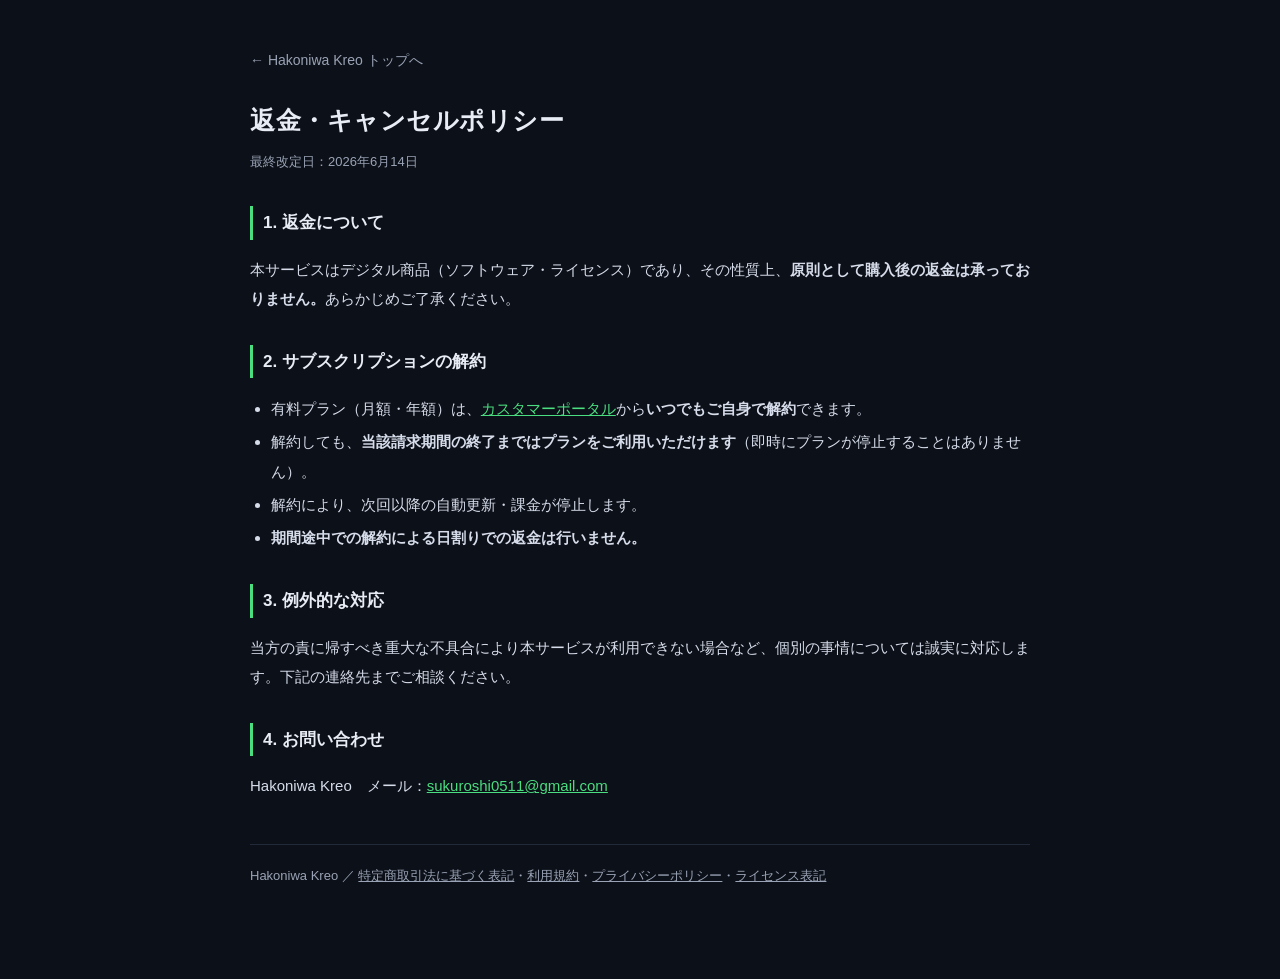
<file: legal/refund.html>
<!doctype html>
<html lang="ja">
<head>
<meta charset="utf-8">
<meta name="viewport" content="width=device-width, initial-scale=1">
<meta name="robots" content="noindex">
<title>返金・キャンセルポリシー — Hakoniwa Kreo</title>
<link rel="stylesheet" href="legal.css">
</head>
<body>
<div class="wrap">
  <a class="back" href="../index.html">← Hakoniwa Kreo トップへ</a>
  <h1>返金・キャンセルポリシー</h1>
  <p class="upd">最終改定日：2026年6月14日</p>

  <h2>1. 返金について</h2>
  <p>本サービスはデジタル商品（ソフトウェア・ライセンス）であり、その性質上、<b>原則として購入後の返金は承っておりません。</b>あらかじめご了承ください。</p>

  <h2>2. サブスクリプションの解約</h2>
  <ul>
    <li>有料プラン（月額・年額）は、<a href="https://billing.stripe.com/p/login/4gM6oI14B7f0bZNc3OgEg00">カスタマーポータル</a>から<b>いつでもご自身で解約</b>できます。</li>
    <li>解約しても、<b>当該請求期間の終了まではプランをご利用いただけます</b>（即時にプランが停止することはありません）。</li>
    <li>解約により、次回以降の自動更新・課金が停止します。</li>
    <li><b>期間途中での解約による日割りでの返金は行いません。</b></li>
  </ul>

  <h2>3. 例外的な対応</h2>
  <p>当方の責に帰すべき重大な不具合により本サービスが利用できない場合など、個別の事情については誠実に対応します。下記の連絡先までご相談ください。</p>

  <h2>4. お問い合わせ</h2>
  <p>Hakoniwa Kreo　メール：<a href="mailto:sukuroshi0511@gmail.com">sukuroshi0511@gmail.com</a></p>

  <footer>
    Hakoniwa Kreo ／ <a href="tokushoho.html">特定商取引法に基づく表記</a>・<a href="terms.html">利用規約</a>・<a href="privacy.html">プライバシーポリシー</a>・<a href="licenses.html">ライセンス表記</a>
  </footer>
</div>
</body>
</html>
</file>
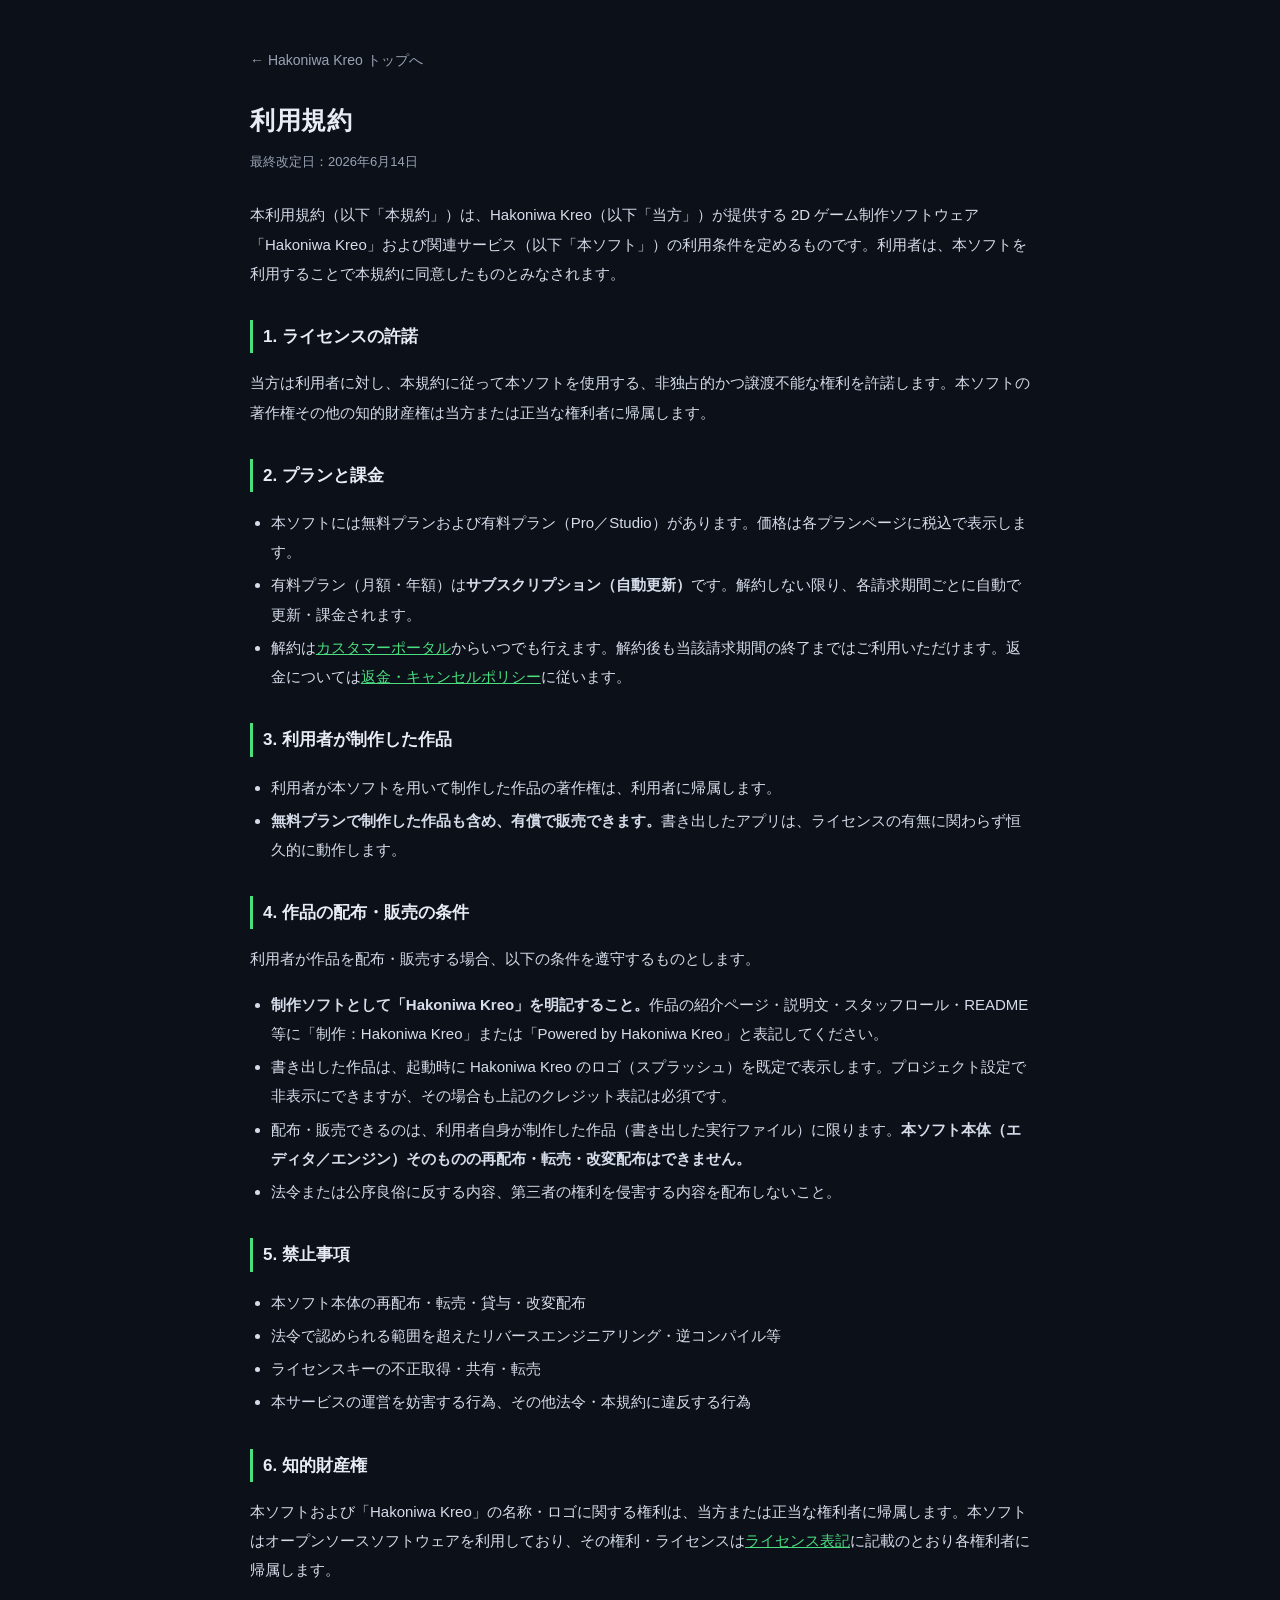
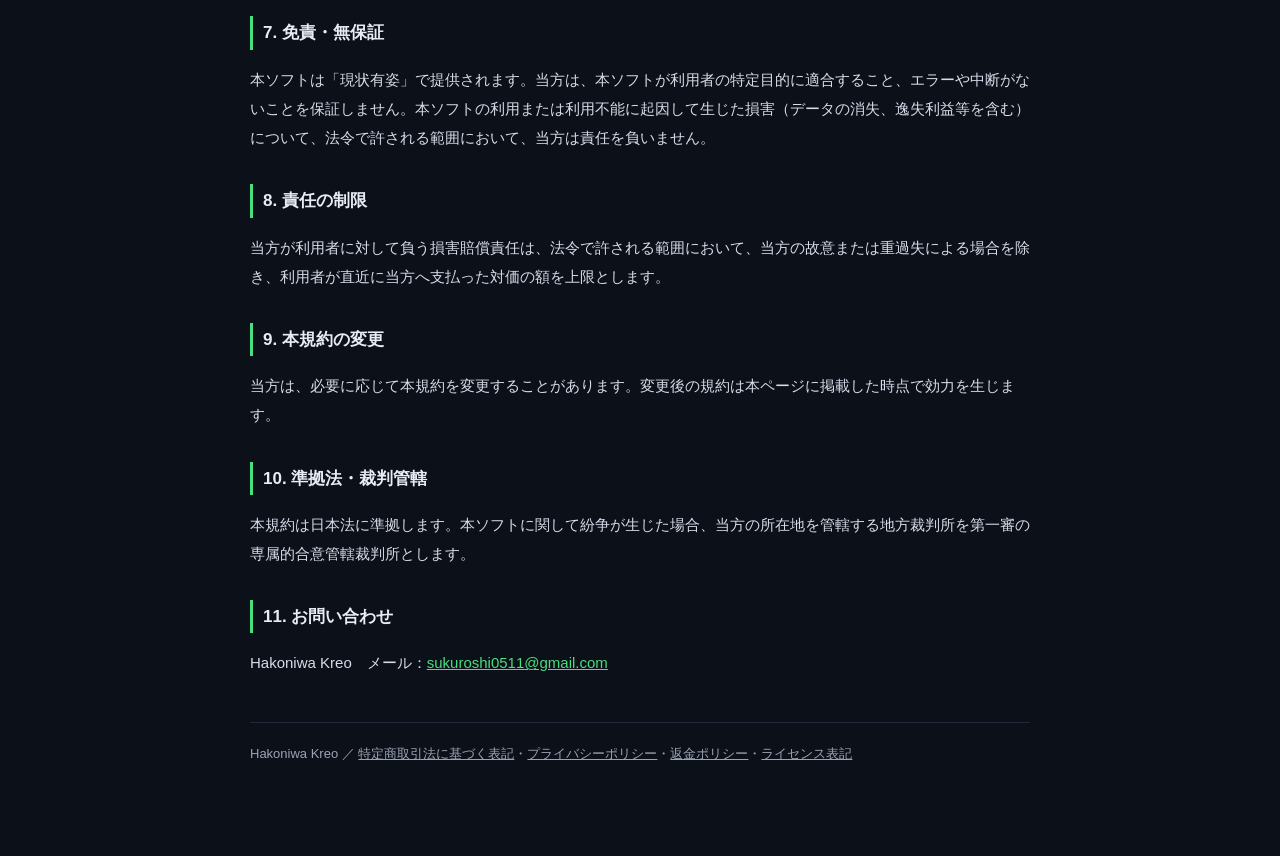
<file: legal/terms.html>
<!doctype html>
<html lang="ja">
<head>
<meta charset="utf-8">
<meta name="viewport" content="width=device-width, initial-scale=1">
<meta name="robots" content="noindex">
<title>利用規約 — Hakoniwa Kreo</title>
<link rel="stylesheet" href="legal.css">
</head>
<body>
<div class="wrap">
  <a class="back" href="../index.html">← Hakoniwa Kreo トップへ</a>
  <h1>利用規約</h1>
  <p class="upd">最終改定日：2026年6月14日</p>

  <p>本利用規約（以下「本規約」）は、Hakoniwa Kreo（以下「当方」）が提供する 2D ゲーム制作ソフトウェア「Hakoniwa Kreo」および関連サービス（以下「本ソフト」）の利用条件を定めるものです。利用者は、本ソフトを利用することで本規約に同意したものとみなされます。</p>

  <h2>1. ライセンスの許諾</h2>
  <p>当方は利用者に対し、本規約に従って本ソフトを使用する、非独占的かつ譲渡不能な権利を許諾します。本ソフトの著作権その他の知的財産権は当方または正当な権利者に帰属します。</p>

  <h2>2. プランと課金</h2>
  <ul>
    <li>本ソフトには無料プランおよび有料プラン（Pro／Studio）があります。価格は各プランページに税込で表示します。</li>
    <li>有料プラン（月額・年額）は<b>サブスクリプション（自動更新）</b>です。解約しない限り、各請求期間ごとに自動で更新・課金されます。</li>
    <li>解約は<a href="https://billing.stripe.com/p/login/4gM6oI14B7f0bZNc3OgEg00">カスタマーポータル</a>からいつでも行えます。解約後も当該請求期間の終了まではご利用いただけます。返金については<a href="refund.html">返金・キャンセルポリシー</a>に従います。</li>
  </ul>

  <h2>3. 利用者が制作した作品</h2>
  <ul>
    <li>利用者が本ソフトを用いて制作した作品の著作権は、利用者に帰属します。</li>
    <li><b>無料プランで制作した作品も含め、有償で販売できます。</b>書き出したアプリは、ライセンスの有無に関わらず恒久的に動作します。</li>
  </ul>

  <h2>4. 作品の配布・販売の条件</h2>
  <p>利用者が作品を配布・販売する場合、以下の条件を遵守するものとします。</p>
  <ul>
    <li><b>制作ソフトとして「Hakoniwa Kreo」を明記すること。</b>作品の紹介ページ・説明文・スタッフロール・README 等に「制作：Hakoniwa Kreo」または「Powered by Hakoniwa Kreo」と表記してください。</li>
    <li>書き出した作品は、起動時に Hakoniwa Kreo のロゴ（スプラッシュ）を既定で表示します。プロジェクト設定で非表示にできますが、その場合も上記のクレジット表記は必須です。</li>
    <li>配布・販売できるのは、利用者自身が制作した作品（書き出した実行ファイル）に限ります。<b>本ソフト本体（エディタ／エンジン）そのものの再配布・転売・改変配布はできません。</b></li>
    <li>法令または公序良俗に反する内容、第三者の権利を侵害する内容を配布しないこと。</li>
  </ul>

  <h2>5. 禁止事項</h2>
  <ul>
    <li>本ソフト本体の再配布・転売・貸与・改変配布</li>
    <li>法令で認められる範囲を超えたリバースエンジニアリング・逆コンパイル等</li>
    <li>ライセンスキーの不正取得・共有・転売</li>
    <li>本サービスの運営を妨害する行為、その他法令・本規約に違反する行為</li>
  </ul>

  <h2>6. 知的財産権</h2>
  <p>本ソフトおよび「Hakoniwa Kreo」の名称・ロゴに関する権利は、当方または正当な権利者に帰属します。本ソフトはオープンソースソフトウェアを利用しており、その権利・ライセンスは<a href="licenses.html">ライセンス表記</a>に記載のとおり各権利者に帰属します。</p>

  <h2>7. 免責・無保証</h2>
  <p>本ソフトは「現状有姿」で提供されます。当方は、本ソフトが利用者の特定目的に適合すること、エラーや中断がないことを保証しません。本ソフトの利用または利用不能に起因して生じた損害（データの消失、逸失利益等を含む）について、法令で許される範囲において、当方は責任を負いません。</p>

  <h2>8. 責任の制限</h2>
  <p>当方が利用者に対して負う損害賠償責任は、法令で許される範囲において、当方の故意または重過失による場合を除き、利用者が直近に当方へ支払った対価の額を上限とします。</p>

  <h2>9. 本規約の変更</h2>
  <p>当方は、必要に応じて本規約を変更することがあります。変更後の規約は本ページに掲載した時点で効力を生じます。</p>

  <h2>10. 準拠法・裁判管轄</h2>
  <p>本規約は日本法に準拠します。本ソフトに関して紛争が生じた場合、当方の所在地を管轄する地方裁判所を第一審の専属的合意管轄裁判所とします。</p>

  <h2>11. お問い合わせ</h2>
  <p>Hakoniwa Kreo　メール：<a href="mailto:sukuroshi0511@gmail.com">sukuroshi0511@gmail.com</a></p>

  <footer>
    Hakoniwa Kreo ／ <a href="tokushoho.html">特定商取引法に基づく表記</a>・<a href="privacy.html">プライバシーポリシー</a>・<a href="refund.html">返金ポリシー</a>・<a href="licenses.html">ライセンス表記</a>
  </footer>
</div>
</body>
</html>
</file>
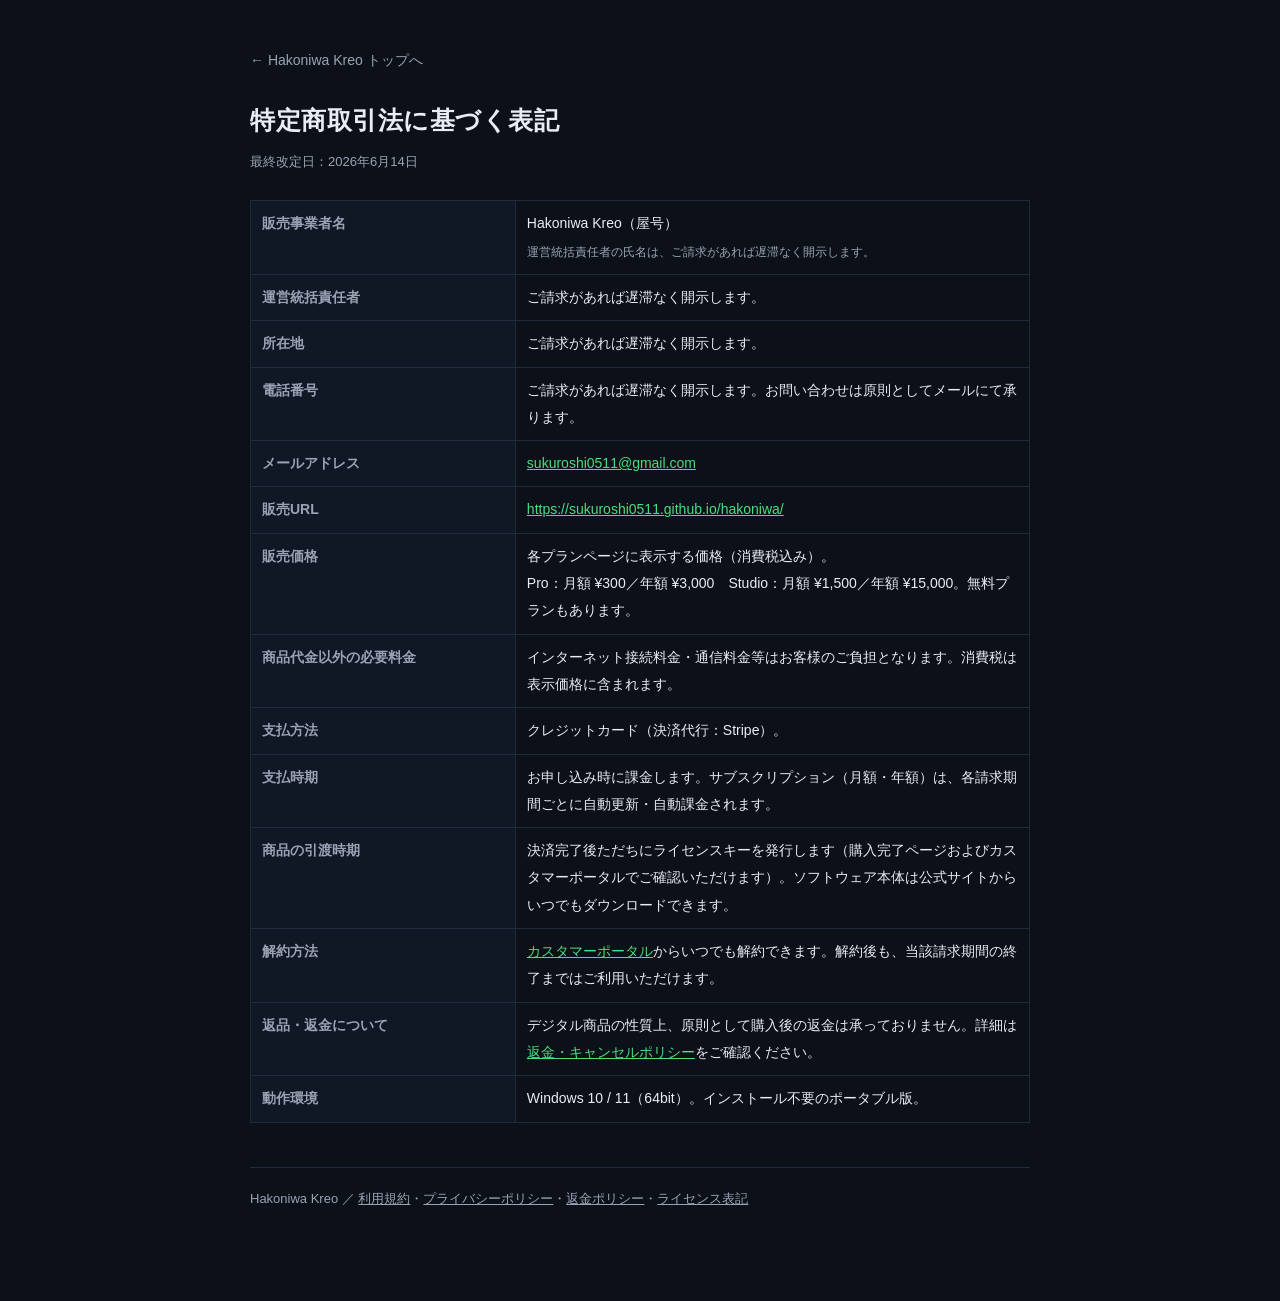
<file: legal/tokushoho.html>
<!doctype html>
<html lang="ja">
<head>
<meta charset="utf-8">
<meta name="viewport" content="width=device-width, initial-scale=1">
<meta name="robots" content="noindex">
<title>特定商取引法に基づく表記 — Hakoniwa Kreo</title>
<link rel="stylesheet" href="legal.css">
</head>
<body>
<div class="wrap">
  <a class="back" href="../index.html">← Hakoniwa Kreo トップへ</a>
  <h1>特定商取引法に基づく表記</h1>
  <p class="upd">最終改定日：2026年6月14日</p>

  <table>
    <tr><th>販売事業者名</th><td>Hakoniwa Kreo（屋号）<br><small>運営統括責任者の氏名は、ご請求があれば遅滞なく開示します。</small></td></tr>
    <tr><th>運営統括責任者</th><td>ご請求があれば遅滞なく開示します。</td></tr>
    <tr><th>所在地</th><td>ご請求があれば遅滞なく開示します。</td></tr>
    <tr><th>電話番号</th><td>ご請求があれば遅滞なく開示します。お問い合わせは原則としてメールにて承ります。</td></tr>
    <tr><th>メールアドレス</th><td><a href="mailto:sukuroshi0511@gmail.com">sukuroshi0511@gmail.com</a></td></tr>
    <tr><th>販売URL</th><td><a href="https://sukuroshi0511.github.io/hakoniwa/">https://sukuroshi0511.github.io/hakoniwa/</a></td></tr>
    <tr><th>販売価格</th><td>各プランページに表示する価格（消費税込み）。<br>Pro：月額 ¥300／年額 ¥3,000　Studio：月額 ¥1,500／年額 ¥15,000。無料プランもあります。</td></tr>
    <tr><th>商品代金以外の必要料金</th><td>インターネット接続料金・通信料金等はお客様のご負担となります。消費税は表示価格に含まれます。</td></tr>
    <tr><th>支払方法</th><td>クレジットカード（決済代行：Stripe）。</td></tr>
    <tr><th>支払時期</th><td>お申し込み時に課金します。サブスクリプション（月額・年額）は、各請求期間ごとに自動更新・自動課金されます。</td></tr>
    <tr><th>商品の引渡時期</th><td>決済完了後ただちにライセンスキーを発行します（購入完了ページおよびカスタマーポータルでご確認いただけます）。ソフトウェア本体は公式サイトからいつでもダウンロードできます。</td></tr>
    <tr><th>解約方法</th><td><a href="https://billing.stripe.com/p/login/4gM6oI14B7f0bZNc3OgEg00">カスタマーポータル</a>からいつでも解約できます。解約後も、当該請求期間の終了まではご利用いただけます。</td></tr>
    <tr><th>返品・返金について</th><td>デジタル商品の性質上、原則として購入後の返金は承っておりません。詳細は<a href="refund.html">返金・キャンセルポリシー</a>をご確認ください。</td></tr>
    <tr><th>動作環境</th><td>Windows 10 / 11（64bit）。インストール不要のポータブル版。</td></tr>
  </table>

  <footer>
    Hakoniwa Kreo ／ <a href="terms.html">利用規約</a>・<a href="privacy.html">プライバシーポリシー</a>・<a href="refund.html">返金ポリシー</a>・<a href="licenses.html">ライセンス表記</a>
  </footer>
</div>
</body>
</html>
</file>
<file: legal/legal.css>
:root{--bg:#0c1018;--panel:#141a26;--ink:#e8ecf5;--mut:#9aa3b5;--grn:#4ade80;--line:#222a3a}
*{box-sizing:border-box}
html,body{margin:0}
body{background:var(--bg);color:var(--ink);font-family:"Segoe UI","Yu Gothic UI","Hiragino Kaku Gothic ProN",sans-serif;line-height:1.95;-webkit-font-smoothing:antialiased}
.wrap{max-width:820px;margin:0 auto;padding:44px 20px 90px}
a{color:var(--grn)}
.back{display:inline-block;margin-bottom:22px;color:var(--mut);text-decoration:none;font-size:14px}
.back:hover{color:var(--ink)}
h1{font-size:25px;margin:0 0 4px;letter-spacing:.5px}
.upd{color:var(--mut);font-size:13px;margin:0 0 26px}
h2{font-size:17px;margin:32px 0 8px;border-left:3px solid var(--grn);padding-left:10px}
p,li{color:#d6dcea;font-size:15px}
ul,ol{padding-left:1.3em}
li{margin:4px 0}
table{border-collapse:collapse;width:100%;margin:12px 0}
th,td{border:1px solid var(--line);padding:9px 11px;text-align:left;font-size:14px;vertical-align:top}
th{background:#101725;color:var(--mut);white-space:nowrap;width:34%}
small{color:var(--mut)}
footer{border-top:1px solid var(--line);margin-top:44px;padding-top:18px;color:var(--mut);font-size:13px}
footer a{color:var(--mut)}
code{background:#101725;border:1px solid var(--line);border-radius:5px;padding:1px 6px;font-size:13px}
</file>
